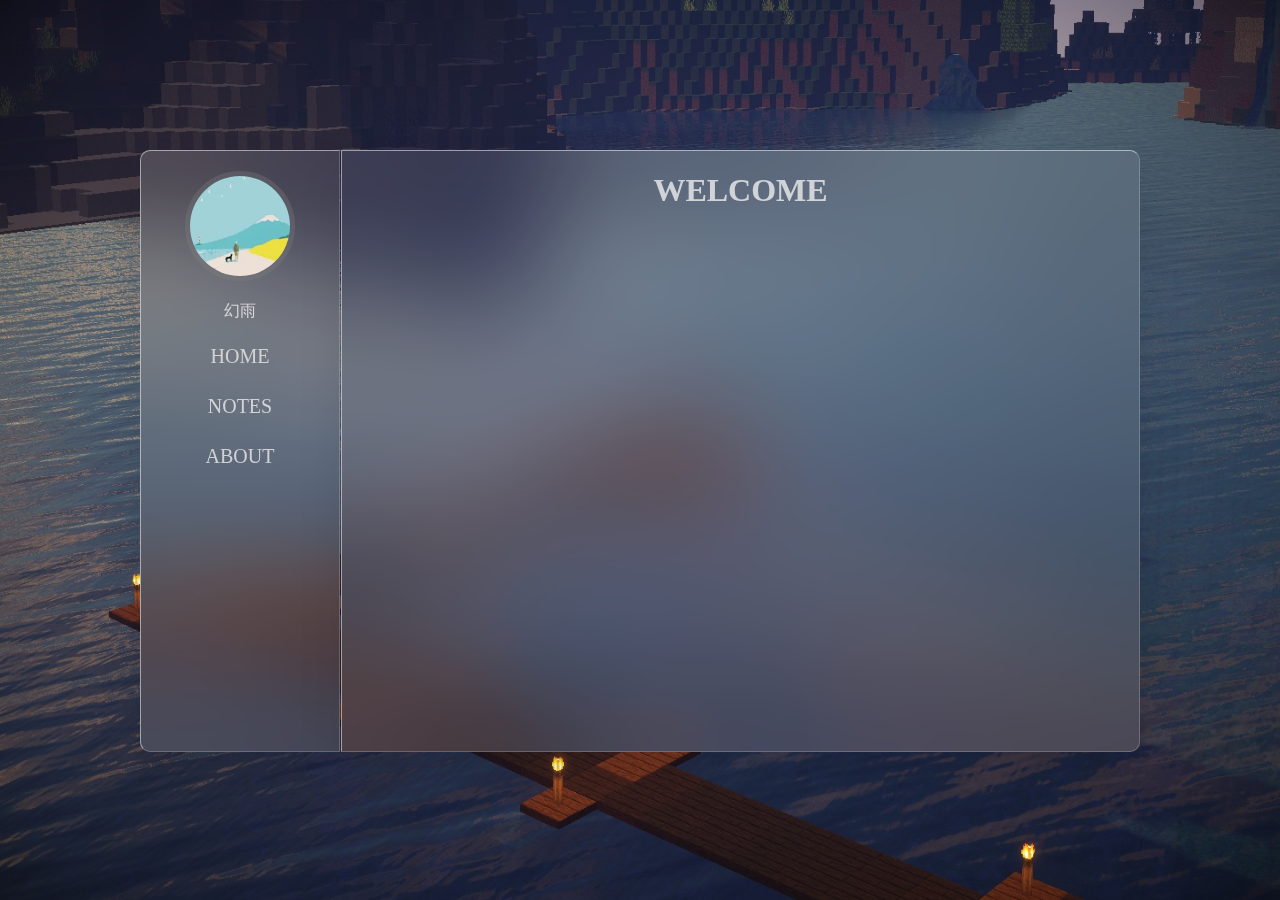
<file: index.html>
<!DOCTYPE html>
<html lang="en">
<head>
    <meta charset="UTF-8">
    <meta http-equiv="X-UA-Compatible" content="IE=edge">
    <meta name="viewport" content="width=device-width, initial-scale=1.0">
    <title>幻雨</title>
    <link rel="stylesheet" media="screen and (max-width: 969px)" href="./css/style_sm.min.css">
    <link rel="stylesheet" media="screen and (min-width: 970px)" href="./css/style_md.min.css">
</head>
<body>
    <script src="./js/typed/typed.min.js"></script>
    <script src="./js/jquery/jquery-3.6.0.min.js"></script>
    <script src="./js/index.min.js"></script>
    <div id="box">

        <div id="left">
            <a href="javascript:void(0)" id="head"><img src="./img/head.jpg"></a>
            <a href="javascript:void(0)" id="name">幻雨</a>
            <ul id="menu">
                <li id="subMenuHome">HOME</li>
                <li id="subMenuNotes">NOTES</li>
                <li id="subMenuAbout">ABOUT</li>
            </ul>
            <!-- <a href="http://blog.huanyv.top" target="_self" id="blog">Blog</a> -->
        </div>

        <div id="content">
            <div id="home">
                <h1 class="title">WELCOME</h1>
                <div id="typed">
                    <span id="subtitle"></span>
                </div>
            </div>

            <div id="notes">
                <h1 class="title">NOTES</h1>

                <div id="last">
                    <img src="./img/last.png" alt="">
                </div>
                <ul id="list" class="list"></ul>
                <div id="next">
                    <img src="./img/next.png" alt="">
                </div>
            </div>

            <div id="about">
                <h1 class="title">ABOUT</h1>
                <ul class="list">
                    <li><a href="./harbour" target="_blank" id="title" title="一个轻量的JavaWeb框架">Harbour-framework</a></li>
                    <li><a href="./search" target="_blank" id="title" title="搜索起始页">Search起始页</a></li>
                </ul>
            </div>

        </div>
    </div>

    <!-- <p id="footer">
        © 2022 幻雨
        &nbsp;
        <a href="https://beian.miit.gov.cn/" target="_blank">冀ICP备2022000613号-1</a>
    </p> -->

</body>
</html>
</file>
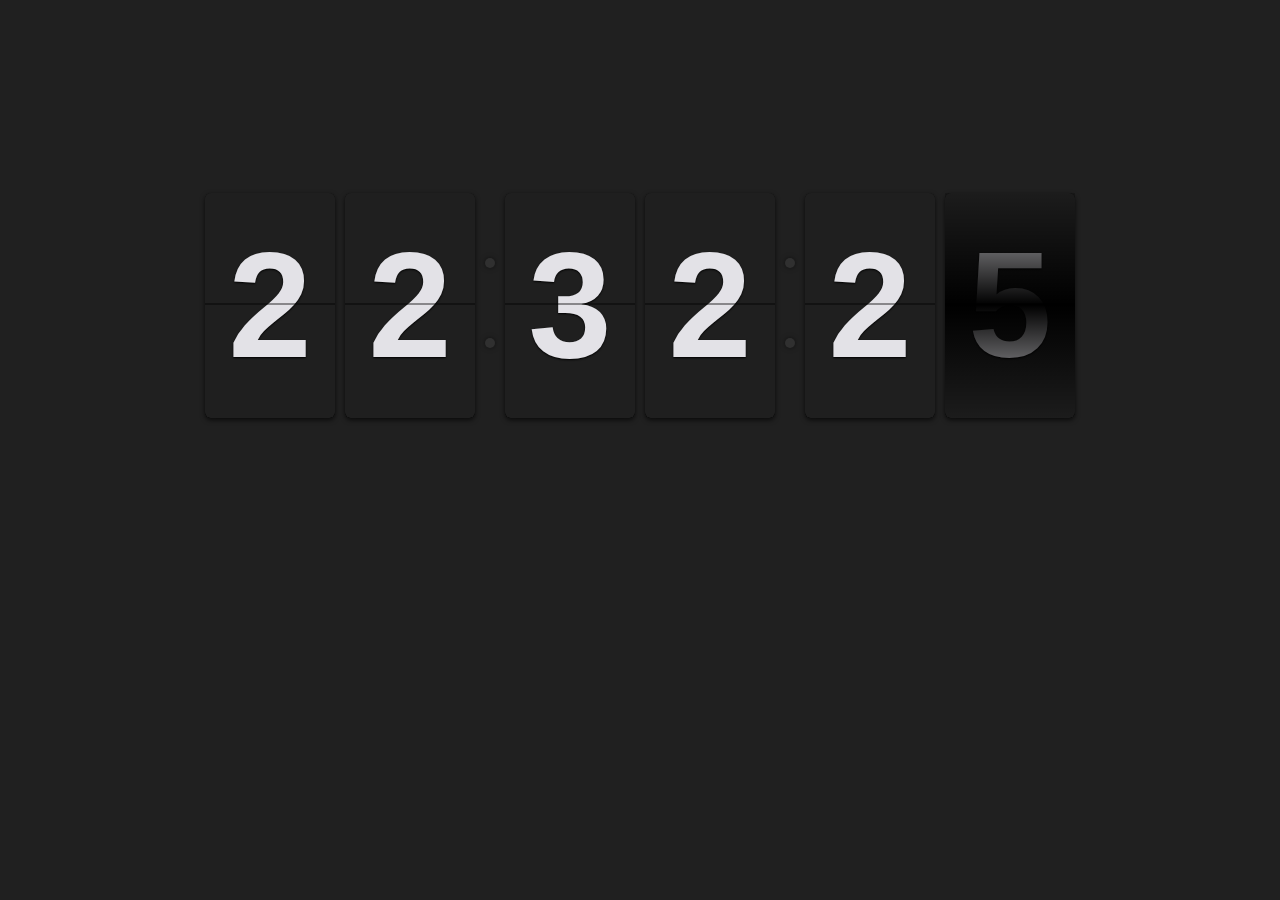
<file: clock/index.html>
<!DOCTYPE html>
<html lang="en">

<head>
    <meta charset="UTF-8">
    <meta name="viewport" content="width=device-width, initial-scale=1.0">
    <title>时钟</title>
    <link rel="stylesheet" href="./flipclock/flipclock.css">
    <style>
        body {
            margin: 0;
            padding: 0;
            background-color: #202020;
        }

        #main {
            position: relative;
            width: 1000px;
            margin: auto;
            /* height: 100vh; */
        }

        #clock {
            position: absolute;
            width: 880px;
            height: 225px;
            top: 300px;
            left: 0;
            right: 0;
            bottom: 0;
            margin: auto;
        }

        /* 大小调整 */
        .flip-clock-wrapper ul {
            width: 130px;
            height: 225px;
            line-height: 225px;
        }

        /* 数字行高 */
        .flip-clock-wrapper ul li {
            line-height: 225px;
        }

        /* 分割线 */
        .flip-clock-wrapper ul li a div.up:after {
            top: 110px;
            height: 5px;
        }

        /* 背景颜色 字体颜色 */
        .flip-clock-wrapper ul li a div div.inn {
            font-size: 150px;
            background-color: #1F1F1F;
            color: #E3E2E7;
        }

        /* 冒号 */
        .flip-clock-divider {
            top: 40px;
            height: 150px;
        }
        .flip-clock-dot {
            display: block;
            background: #303030;
            width: 10px;
            height: 10px;
            position: absolute;
            border-radius: 50%;
            box-shadow: 0 0 5px rgba(0, 0, 0, 0.5);
            left: 5px;
        }
    </style>
</head>

<body>

    <div id="main">
        <div id="clock"></div>
    </div>

    <script src="./jquery/jquery-3.7.1.js"></script>
    <script src="./flipclock/flipclock.js"></script>
    <script>
        var clock;

        $(document).ready(function () {
            clock = $('#clock').FlipClock({
                clockFace: 'TwentyFourHourClock'
            });
        });
    </script>
</body>

</html>
</file>
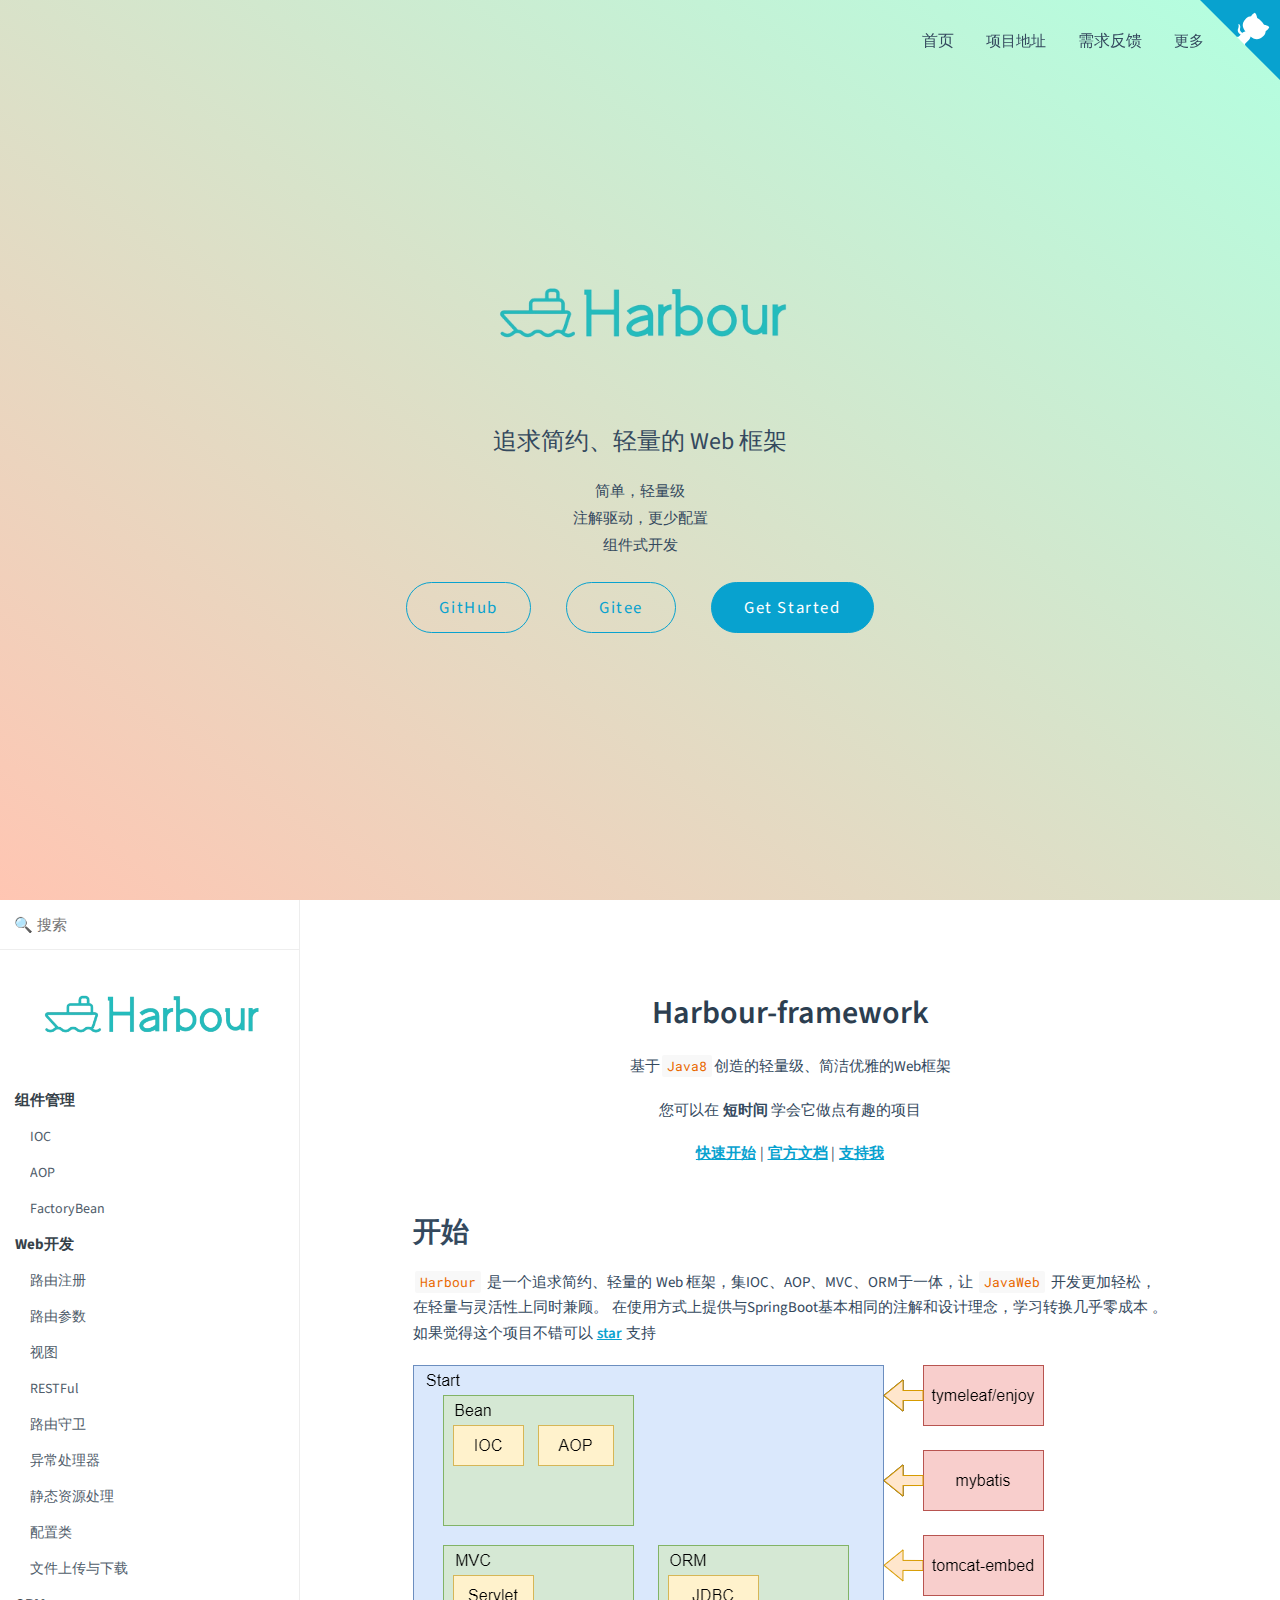
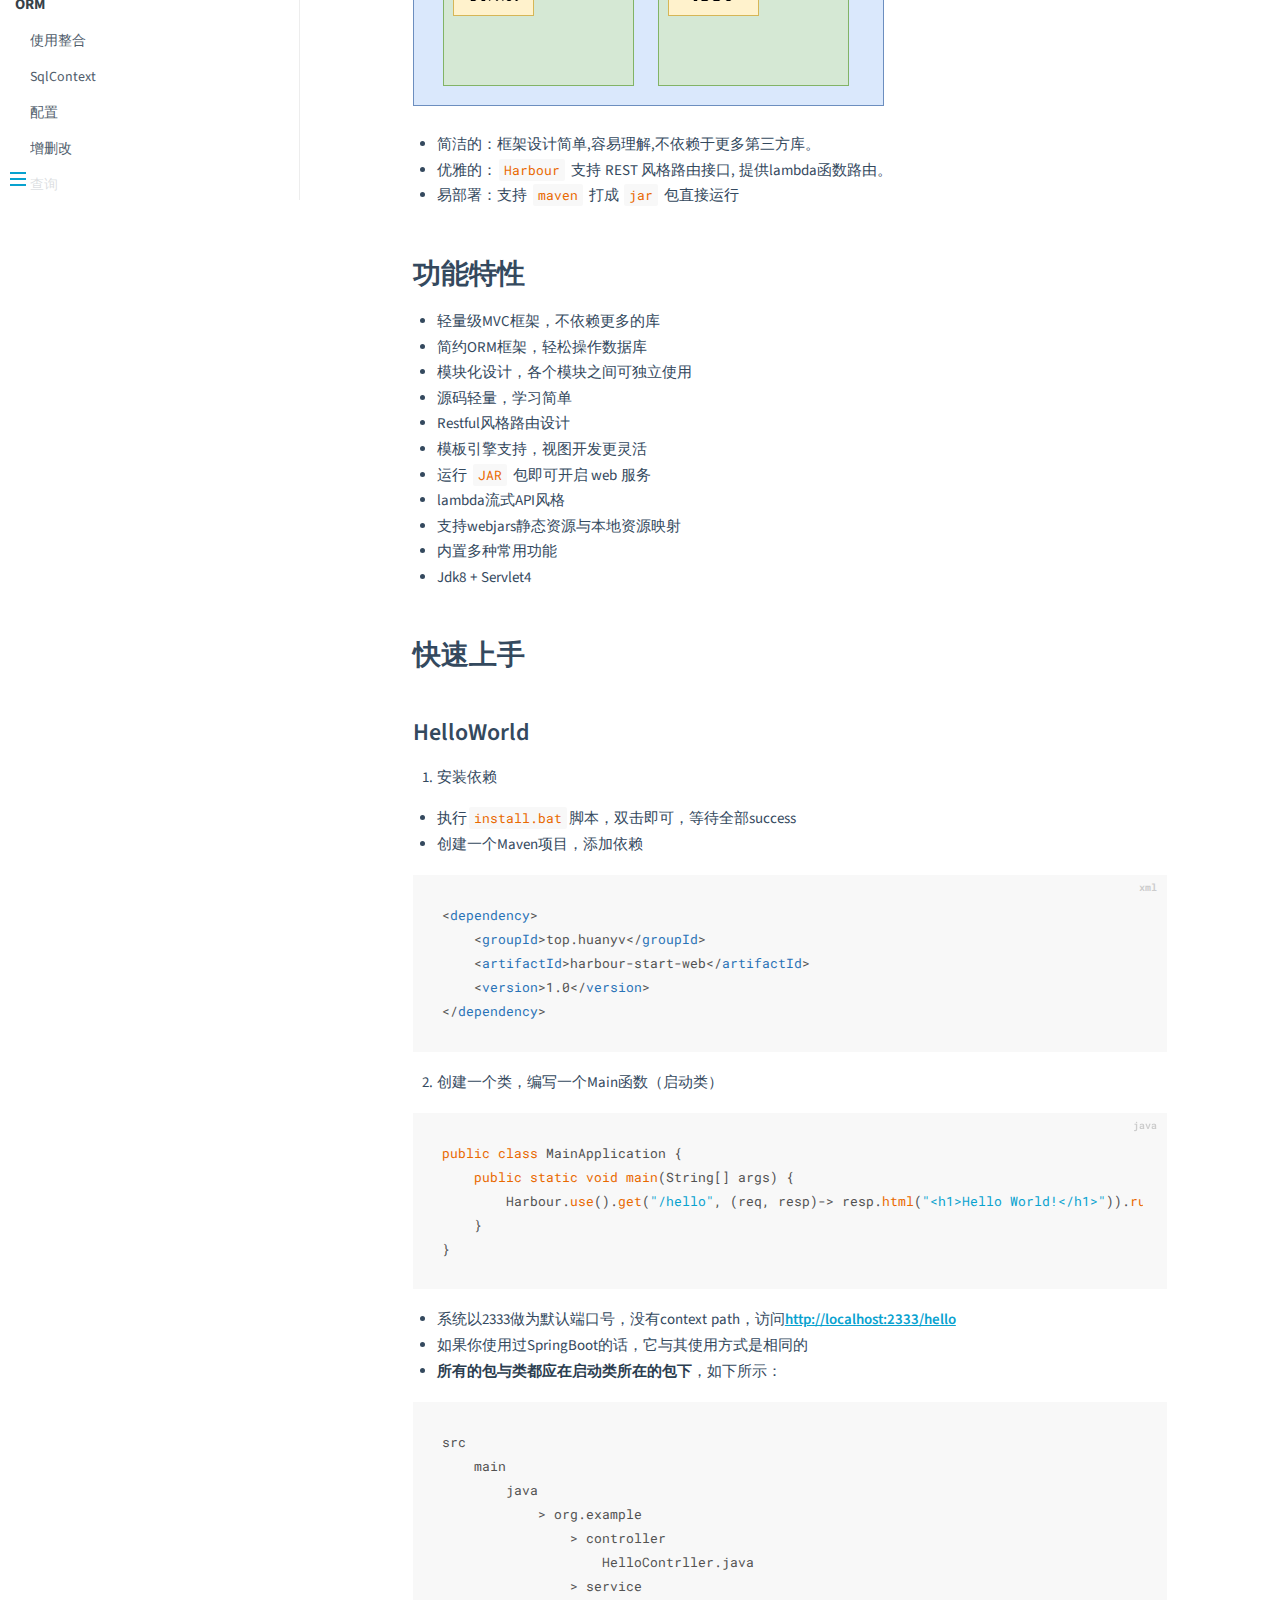
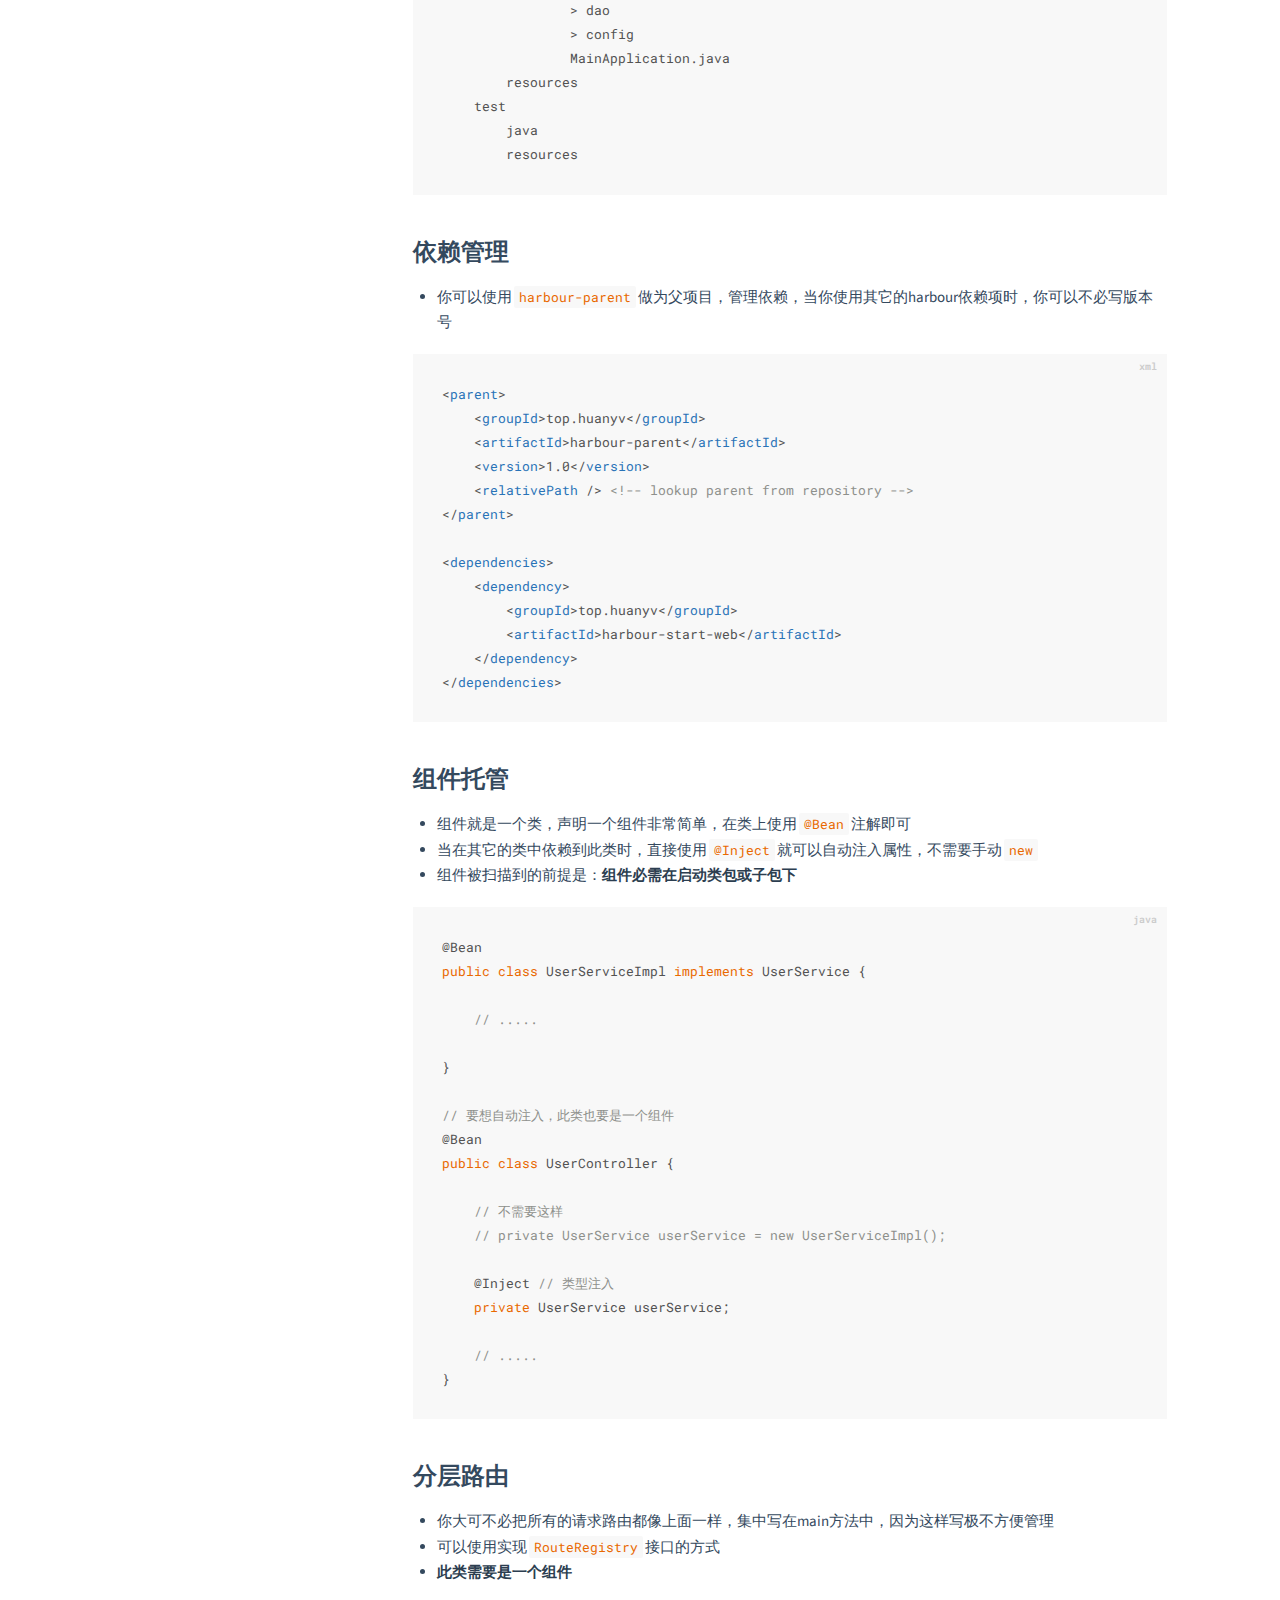
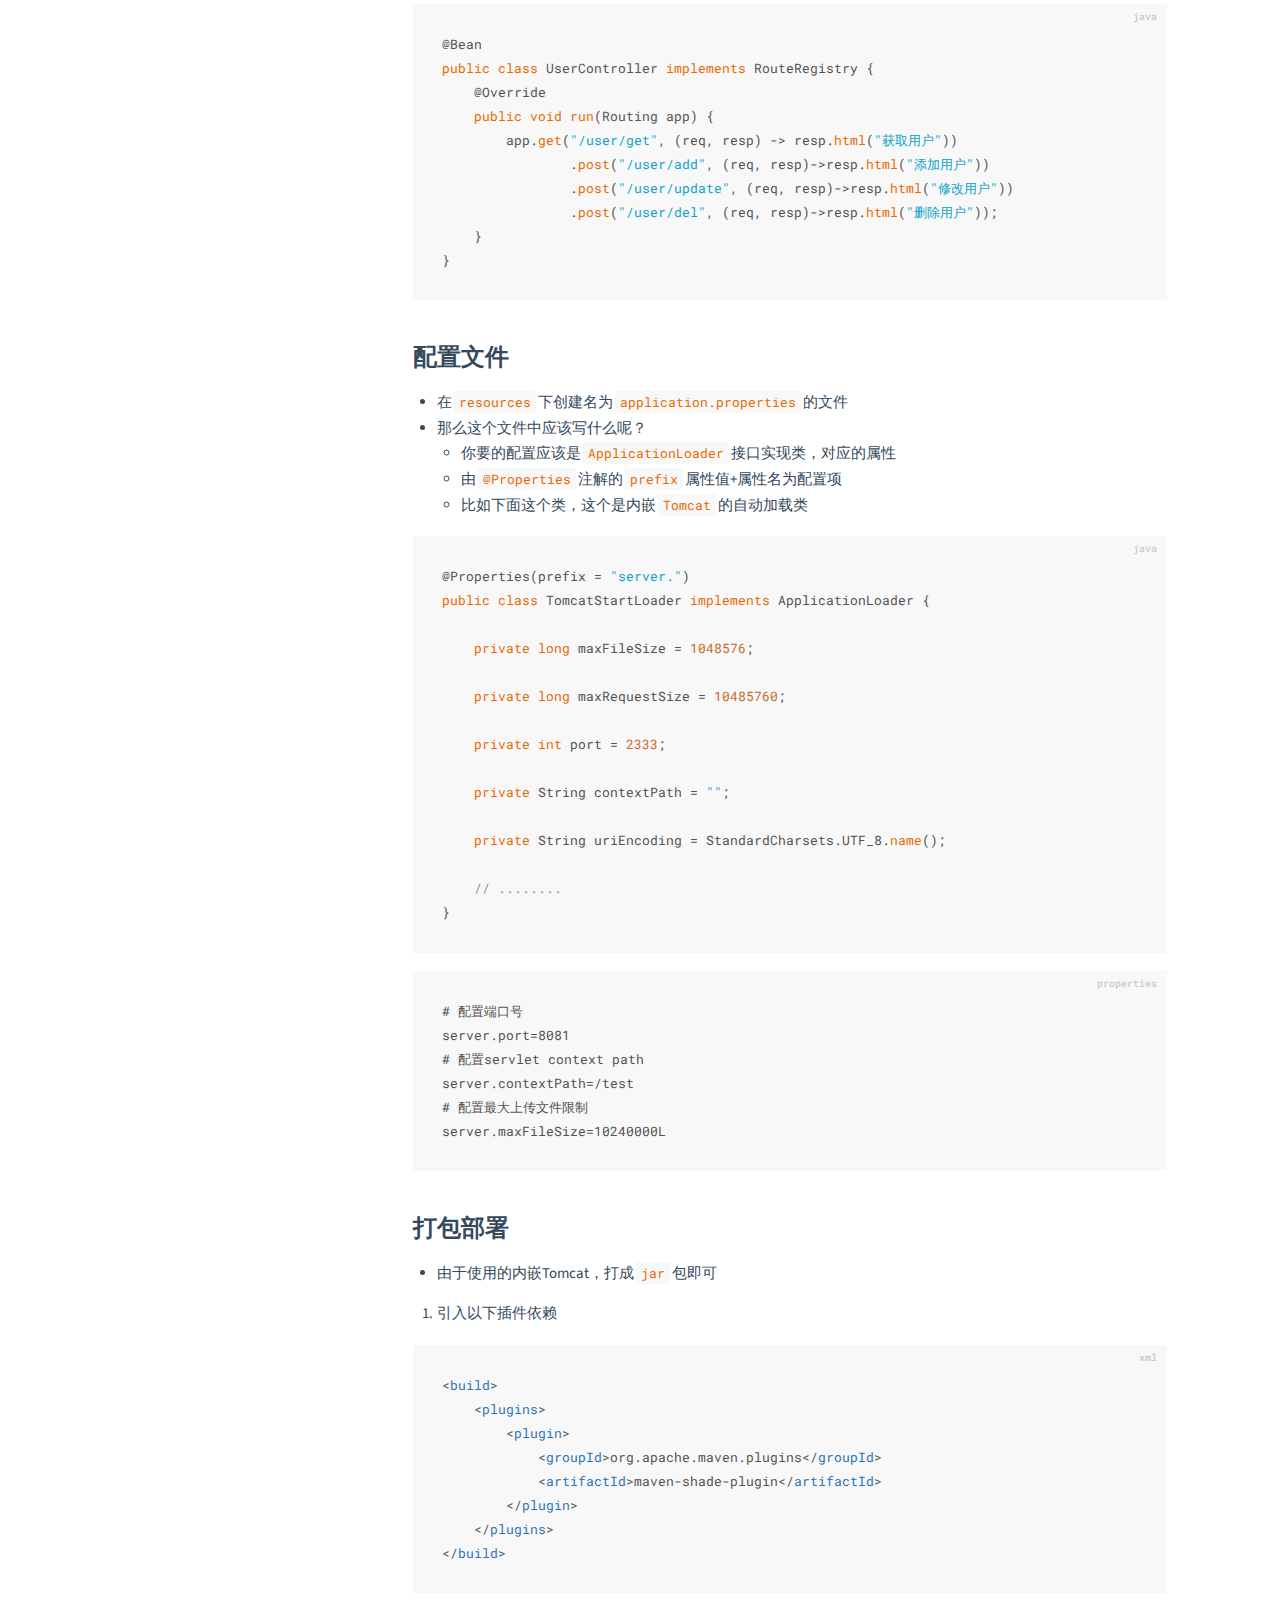
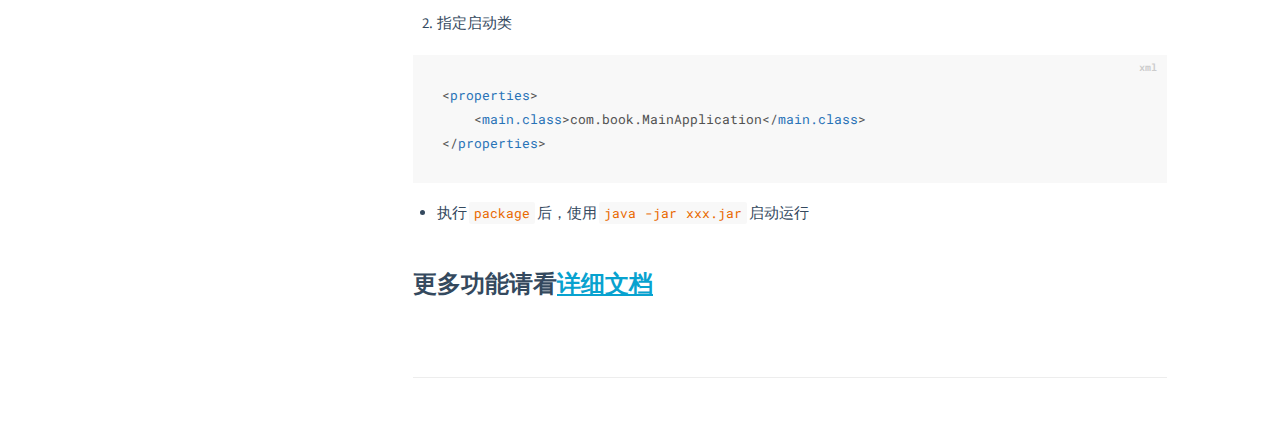
<file: harbour/index.html>
<!DOCTYPE html>
<html lang="en">
<head>
  <meta charset="UTF-8">
  <title>Harbour</title>
  <meta http-equiv="X-UA-Compatible" content="IE=edge,chrome=1" />
  <meta name="description" content="Description">
  <meta name="viewport" content="width=device-width, initial-scale=1.0, minimum-scale=1.0">
  <link rel="stylesheet" href="./static/themes/vue.css">
  <link rel="icon" href="./static/img/logo/logo-icon.png"" type="image/x-icon">
</head>
<body>
  <div id="app"></div>
  <script>
    window.$docsify = {
      name: '<img src="./static/img/logo/logo-title.png" height="90px">',
      repo: 'https://github.com/huanyv/harbour-framework',
      themeColor: '#08A2CF', // 主题颜色
      loadNavbar: true,
      loadSidebar: true,
      coverpage: true,
      maxLevel: 2,
      subMaxLevel: 4,
      mergeNvabar: true, 
      search: {
        maxAge: 86400000, // 过期时间，单位毫秒，默认一天
        placeholder: '🔍 搜索',
        noData: 'No Results!',
        // 搜索标题的最大层级, 1 - 6
        depth: 4,
        hideOtherSidebarContent: false, // 是否隐藏其他侧边栏内容
      }
    }
  </script>

  <!-- Docsify v4 -->
  <script src="./static/docsify@4.js"></script>
  <!-- 全文搜索 -->
  <script src="./static/plugins/search.min.js"></script>
  <script src="./static/plugins/zoom-image.min.js"></script>
  <!-- 代码高亮 -->
  <script src="./static/componets/prism-java.min.js"></script>
  <script src="./static/componets/prism.js"></script>
  <!-- 代码快捷复制 -->
  <script src="./static/dist/docsify-copy-code.min.js"></script>
  <!-- 分页导航 -->
  <script src="./static/dist/docsify-pagination.min.js"></script>
</body>
</html>
</file>
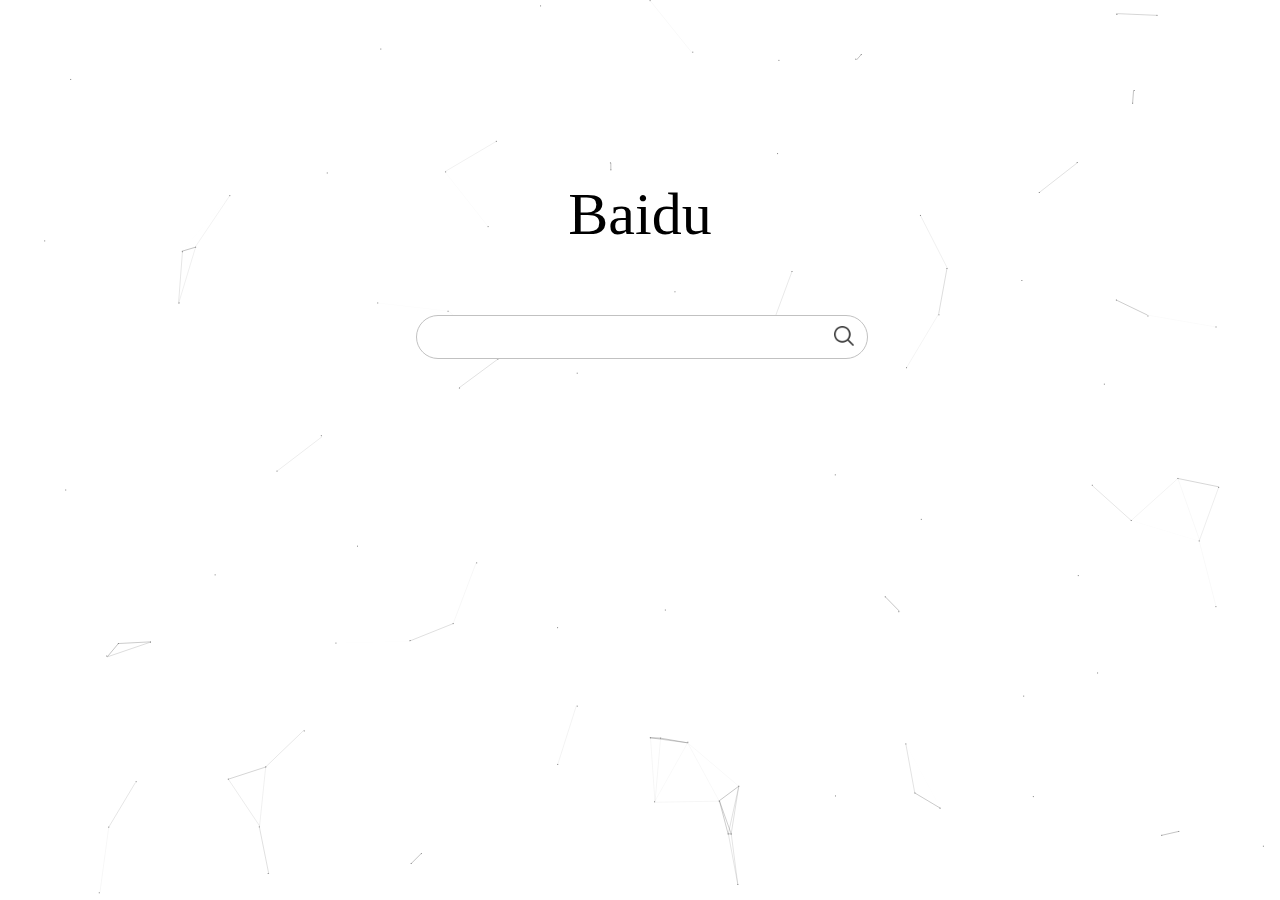
<file: search/index.html>
<!DOCTYPE html>
<html lang="en">
<head>
    <meta charset="UTF-8">
    <meta http-equiv="X-UA-Compatible" content="IE=edge">
    <meta name="viewport" content="width=device-width,initial-scale=1.0, minimum-scale=1.0, maximum-scale=1.0, user-scalable=no"/>
    <title>起始页</title>
    <link rel="icon" href="[data-uri]" type="image/x-icon">



    <style type="text/css">

        body {
            background-color: white;
        }

        #title{
            width: 180px;
            height: 60px;
            position: absolute;
            top:20%;
            left: 0;
            right: 0;
            margin: auto;

            font-size: 60px;
            font-family: Georgia, 'Times New Roman', Times, serif;
            text-align: center;
            user-select: none;
        }
        #search {
            width: 35%; 
            height: 42px;
            margin: auto;
            position: absolute;
            top:35%;
            left: 0;
            right: 0;
            text-align: center;
        }
        #search>input{
            width: 97%;
            height: 40px;
            border: 1px solid #C1C1C1;
            border-radius: 50px;
            font-size: 16px;

            padding-left: 3%;
        }
        #search>input:focus{
            outline: none;
            background-image: url("[data-uri]");
            background-size: 20px 20px;
            background-repeat: no-repeat;
            background-position: 97% 10px;
        }

        #searchBtn{
            width: 42px;
            height: 42px;
            background-color: rgba(111, 111, 111, 0);
            position: absolute;
            right: 0px;
            cursor: pointer;
        }

        @media only screen and (max-width: 768px) {
            #search {
                width: 95%; 
                height: 42px;
                margin: auto;
                position: absolute;
                top:35%;
                left: 0;
                right: 0;
                text-align: center;
            }
            #search>input{
                width: 90%;
                height: 40px;
                border: 1px solid #C1C1C1;
                border-radius: 50px;
                font-size: 16px;

                padding-left: 5%;

            }
            #search>input:focus{
                outline: none;
                background-image: url("[data-uri]");
                background-size: 20px 20px;
                background-repeat: no-repeat;
                background-position: 97% 10px;
            }
        }
    
        
    </style>

</head>
<body>
    <script type="text/javascript">
        var se = [{
            "title": "Baidu",
            "url": "https://www.baidu.com/s?ie=UTF-8&wd=",
            "suffix": ""
            //"suffix": " -site:csdn.net -site:wenku.baidu.com"
        },{
            "title": "Bing",
            "url": "https://cn.bing.com/search?q=",
            "suffix": ""
        },{
            "title": "bilibili",
            "url": "https://search.bilibili.com/all?keyword=",
            "suffix": ""
        },{
            "title": "CSDN",
            "url": "https://so.csdn.net/so/search?t=blog&urw=&q=",
            "suffix": ""
        },{
            "title": "kaifa",
            "url": "https://kaifa.baidu.com/searchPage?module=SEARCH&wd=",
            "suffix": ""
        }]
        var index = 0;

        window.onload = function() {

            var title = document.getElementById("title");
            title.innerText = se[index].title;
            title.onclick = function() {
                index++;
                if(index >= se.length) {
                    index = 0;
                }
                title.innerText = se[index].title;
            }

            document.getElementById("input").onkeydown = function(key) {
                if(key.keyCode == 13) { // 回车按下
                    var word = document.getElementById("input").value; //获取输入关键词
                    window.open(se[index].url + word + se[index].suffix,"_self"); // 跳转链接
                }
            }
            document.getElementById("searchBtn").onclick = function() {
                var word = document.getElementById("input").value; //获取输入关键词
                window.open(se[index].url + word,"_self"); // 跳转链接
            }
        }

    </script>
    <div id="title"></div>
    <div id="search">
        <div id="searchBtn"></div>
        <input type="text" autocomplete="off" id="input" autofocus>
    </div>

    <!--<script type="text/javascript" color="173,174,173" opacity='1' zIndex="-2" count="99"
        src="//cdn.bootcss.com/canvas-nest.js/1.0.1/canvas-nest.min.js"></script>-->
    <script>
	    /**
		 * Copyright (c) 2016 hustcc
		 * License: MIT
		 * Version: v1.0.1   https://cdn.bootcss.com/canvas-nest.js/1.0.1/canvas-nest.js
		 * GitHub: https://github.com/hustcc/canvas-nest.js
		**/
		! function() {
		  //封装方法，压缩之后减少文件大小
		  function get_attribute(node, attr, default_value) {
		    return node.getAttribute(attr) || default_value;
		  }
		  //封装方法，压缩之后减少文件大小
		  function get_by_tagname(name) {
		    return document.getElementsByTagName(name);
		  }
		  //获取配置参数
		  function get_config_option() {
		    var scripts = get_by_tagname("script"),
		      script_len = scripts.length,
		      script = scripts[script_len - 1]; //当前加载的script
		    return {
		      l: script_len, //长度，用于生成id用
		      z: get_attribute(script, "zIndex", -1), //z-index
		      o: get_attribute(script, "opacity", 0.5), //opacity
		      c: get_attribute(script, "color", "0,0,0"), //color
		      n: get_attribute(script, "count", 99) //count
		    };
		  }
		  //设置canvas的高宽
		  function set_canvas_size() {
		    canvas_width = the_canvas.width = window.innerWidth || document.documentElement.clientWidth || document.body.clientWidth, 
		    canvas_height = the_canvas.height = window.innerHeight || document.documentElement.clientHeight || document.body.clientHeight;
		  }

		  //绘制过程
		  function draw_canvas() {
		    context.clearRect(0, 0, canvas_width, canvas_height);
		    //随机的线条和当前位置联合数组
		    var e, i, d, x_dist, y_dist, dist; //临时节点
		    //遍历处理每一个点
		    random_points.forEach(function(r, idx) {
		      r.x += r.xa, 
		      r.y += r.ya, //移动
		      r.xa *= r.x > canvas_width || r.x < 0 ? -1 : 1, 
		      r.ya *= r.y > canvas_height || r.y < 0 ? -1 : 1, //碰到边界，反向反弹
		      context.fillRect(r.x - 0.5, r.y - 0.5, 1, 1); //绘制一个宽高为1的点
		      //从下一个点开始
		      for (i = idx + 1; i < all_array.length; i++) {
		        e = all_array[i];
		        // 当前点存在
		        if (null !== e.x && null !== e.y) {
		          x_dist = r.x - e.x; //x轴距离 l
		          y_dist = r.y - e.y; //y轴距离 n
		          dist = x_dist * x_dist + y_dist * y_dist; //总距离, m

		          dist < e.max && (e === current_point && dist >= e.max / 2 && (r.x -= 0.03 * x_dist, r.y -= 0.03 * y_dist), //靠近的时候加速
		            d = (e.max - dist) / e.max,
		            context.beginPath(),
		            context.lineWidth = d / 2,
		            context.strokeStyle = "rgba(" + config.c + "," + (d + 0.2) + ")",
		            context.moveTo(r.x, r.y),
		            context.lineTo(e.x, e.y),
		            context.stroke());
		        }
		      }
		    }), frame_func(draw_canvas);
		  }
		  //创建画布，并添加到body中
		  var the_canvas = document.createElement("canvas"), //画布
		    config = get_config_option(), //配置
		    canvas_id = "c_n" + config.l, //canvas id
		    context = the_canvas.getContext("2d"), canvas_width, canvas_height, 
		    frame_func = window.requestAnimationFrame || window.webkitRequestAnimationFrame || window.mozRequestAnimationFrame || window.oRequestAnimationFrame || window.msRequestAnimationFrame || function(func) {
		      window.setTimeout(func, 1000 / 45);
		    }, random = Math.random, 
		    current_point = {
		      x: null, //当前鼠标x
		      y: null, //当前鼠标y
		      max: 20000 // 圈半径的平方
		    },
		    all_array;
		  the_canvas.id = canvas_id;
		  the_canvas.style.cssText = "position:fixed;top:0;left:0;z-index:" + config.z + ";opacity:" + config.o;
		  get_by_tagname("body")[0].appendChild(the_canvas);

		  //初始化画布大小
		  set_canvas_size();
		  window.onresize = set_canvas_size;
		  //当时鼠标位置存储，离开的时候，释放当前位置信息
		  window.onmousemove = function(e) {
		    e = e || window.event;
		    current_point.x = e.clientX;
		    current_point.y = e.clientY;
		  }, window.onmouseout = function() {
		    current_point.x = null;
		    current_point.y = null;
		  };
		  //随机生成config.n条线位置信息
		  for (var random_points = [], i = 0; config.n > i; i++) {
		    var x = random() * canvas_width, //随机位置
		      y = random() * canvas_height,
		      xa = 2 * random() - 1, //随机运动方向
		      ya = 2 * random() - 1;
		    // 随机点
		    random_points.push({
		      x: x,
		      y: y,
		      xa: xa,
		      ya: ya,
		      max: 6000 //沾附距离
		    });
		  }
		  all_array = random_points.concat([current_point]);
		  //0.1秒后绘制
		  setTimeout(function() {
		    draw_canvas();
		  }, 100);
		}();
    </script>
</body>
</html>
</file>
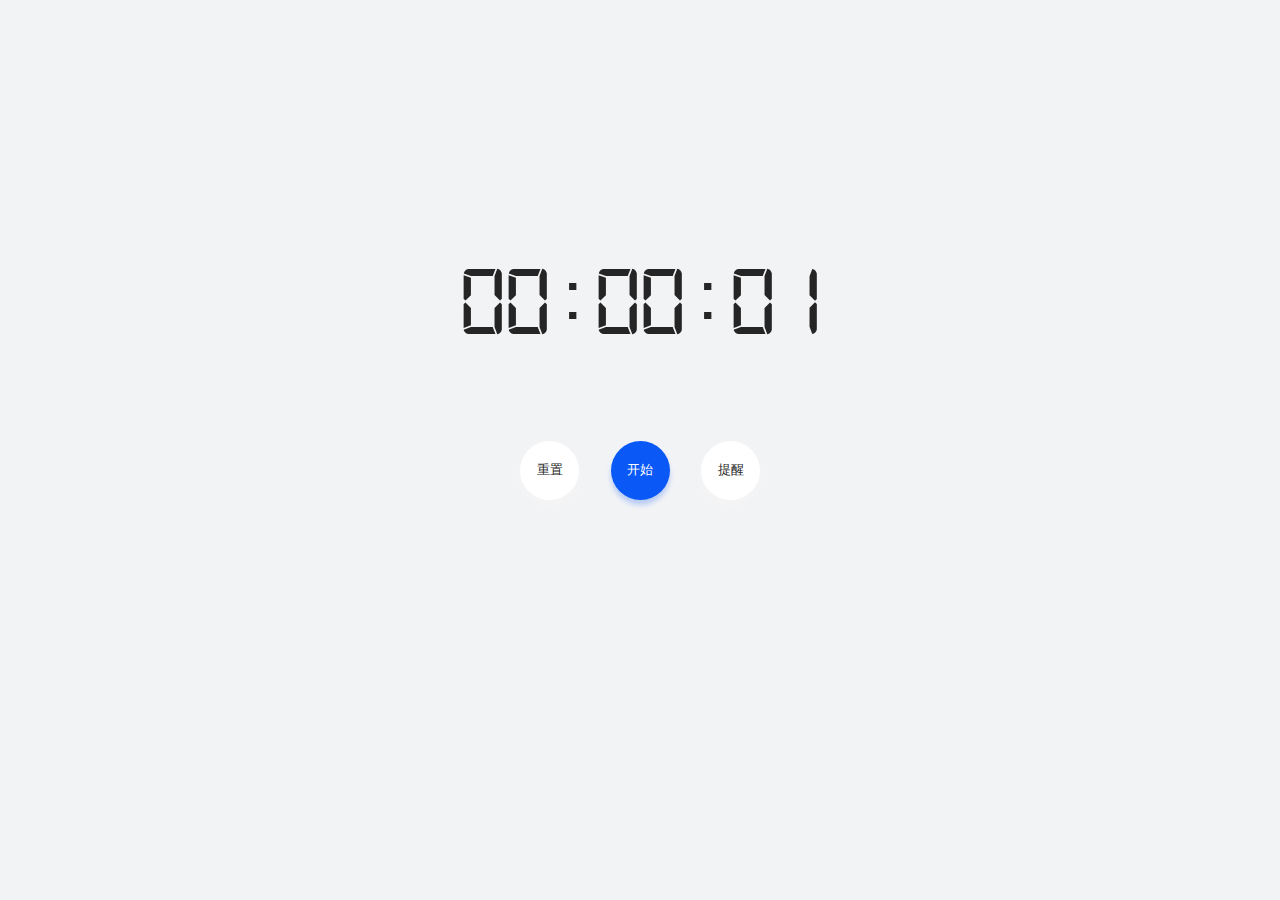
<file: clock/timer.html>
<!DOCTYPE html>
<html lang="en">

<head>
    <meta charset="UTF-8">
    <meta name="viewport" content="width=device-width, initial-scale=1.0">
    <title>计时器</title>
    <!-- <link rel="stylesheet" href="./layer/theme/default/layer.css"> -->
    <style>
        * {
            margin: 0;
            padding: 0;
        }

        body {
            background-color: rgba(242, 243, 245, 255)
        }

        #main {
            position: relative;
            width: 1000px;
            margin: auto;
            /* height: 100vh; */
        }

        #time {
            position: relative;
            width: 500px;
            height: 120px;
            top: 250px;
            left: 0;
            right: 0;
            bottom: 0;
            margin: auto;
            text-align: center;
            font-size: 100px;
            user-select: none;
            color: #252525;
            font-family: LCD1;
        }

        #btns {
            position: relative;
            top: 300px;
            width: 240px;
            height: 100px;
            left: 0;
            right: 0;
            margin: auto;
            display: flex;
            align-items: center;
            justify-content: space-between;
        }

        .btn {
            width: 59px;
            height: 59px;
            border-radius: 30px;
            border: black solid 0px;
            background-color: white;
            box-shadow: 0 5px 5px #F5F5F5;
            cursor: pointer;
            color: #252525;
        }

        #start {
            background-color: rgba(10, 88, 246, 255);
            box-shadow: 0 5px 5px #B9CCF4;
            color: white;
        }

        @font-face {
            font-family: LCD1;
            src: url('./fonts/digital-7.woff2'), url('./fonts/digital-7.ttf');
        }
    </style>
</head>

<body>
    <div id="main">
        <div id="time">
            <span id="hour">00</span>:<span id="min">00</span>:<span id="sec">00</span>
        </div>
        <div id="btns">
            <button id="reset" class="btn">重置</button>
            <button id="start" class="btn">开始</button>
            <button id="bells" class="btn">提醒</button>
        </div>
        <audio src="./ringtone/Time_Capsule.ogg" style="display: none;" id="ringtong"></audio>
    </div>
    <script src="./jquery/jquery-3.7.1.js"></script>
    <script src="./layer/layer.js"></script>
    <script>
        let hour = 0;
        let min = 0;
        let sec = 0;
        let time = '';
        let isStart = false;
        let timeout = 1;

        sec = 1;

        refresh(hour, min, sec);

        // 开始 暂停
        let interval;
        document.getElementById('start').onclick = function (ele) {
            if (isStart == false) {
                if (sec > 0 || min > 0 || hour > 0) {
                    isStart = true;
                    ele.target.innerText = '暂停';
                    interval = setInterval(function () {
                        sec--;
                        if (sec < 0) {
                            sec = 59
                            min--;
                            if (min < 0) {
                                min = 59;
                                hour--;
                                if (hour < 0) {
                                    timeOut();
                                    clearInterval(interval)
                                    isStart = false;
                                    ele.target.innerText = '开始';
                                    playRingtong();
                                    hour = 0;
                                    min = 0;
                                    sec = 0;
                                    refresh(0, 0, 0);
                                }
                            }
                        }
                        refresh(hour, min, sec);
                    }, 1000)
                } else {
                    layer.msg('请设置时间');
                }
            } else {
                // 暂停了
                isStart = false;
                ele.target.innerText = '开始';
                clearInterval(interval);
            }
        }

        // 超时动作
        function timeOut() {
            let timeOutInterval;
            let timeoutWindow = layer.open({
                title: '时间到',
                content: '<div style="font-size: 20px;text-align: center;">00:01</div>',
                yes: function (index, layero) {
                    timeout = 1;
                    clearInterval(timeOutInterval);
                    layer.close(index); //如果设定了yes回调，需进行手工关闭
                }
            });
            timeOutInterval = setInterval(function () {
                timeout++;
                $('#layui-layer' + timeoutWindow + ' .layui-layer-content').html('<div style="font-size: 20px;text-align: center;">' + secondToMinute(timeout) + '</div>');
            }, 1000)
        }

        function secondToMinute(sec) {
            if (sec < 60) {
                return '00:' + (sec < 10 ? '0' + sec : sec);
            }
            let min = Math.floor(sec / 60);
            return (min < 10 ? '0' + min : min) + ':' + ((sec % 60) < 10 ? '0' + (sec % 60) : (sec % 60));
        }


        // 重置
        document.getElementById('reset').onclick = function () {
            clearInterval(interval)
            document.getElementById('start').innerText = '开始';
            isStart = false;
            hour = 0;
            min = 0;
            sec = 0;
            refresh(0, 0, 0);
        }

        // 时间更新
        function refresh(h, m, s) {
            document.getElementById('hour').innerText = h < 10 ? '0' + h : h;
            document.getElementById('min').innerText = m < 10 ? '0' + m : m;
            document.getElementById('sec').innerText = s < 10 ? '0' + s : s;
        }

        document.getElementById('hour').addEventListener('wheel', function (e) {
            if (isStart === false) {
                if (e.deltaY < 0) {
                    if (hour < 99) {
                        hour++;
                    }
                } else {
                    if (hour > 0) {
                        hour--;
                    }
                }
                refresh(hour, min, sec);
            }
        })
        document.getElementById('min').addEventListener('wheel', function (e) {
            if (isStart === false) {
                if (e.deltaY < 0) {
                    if (min < 60) {
                        min++;
                        if (min >= 60) {
                            min = 0;
                        }
                    }
                } else {
                    if (min >= 0) {
                        min--;
                        if (min < 0) {
                            min = 59;
                        }
                    }
                }
                refresh(hour, min, sec);
            }
        })
        document.getElementById('sec').addEventListener('wheel', function (e) {
            if (isStart === false) {
                if (e.deltaY < 0) {
                    if (sec < 60) {
                        sec++;
                        if (sec >= 60) {
                            sec = 0;
                        }
                    }
                } else {
                    if (sec >= 0) {
                        sec--;
                        if (sec < 0) {
                            sec = 59;
                        }
                    }
                }
                refresh(hour, min, sec);
            }
        })

        document.querySelector('#bells').addEventListener('click', function () {
        })


        function playRingtong() {
            // let ringtong = new Audio('./ringtone/Time_Capsule.ogg');
            // ringtong.play();
            let audio = document.querySelector('#ringtong')
            audio.play()
        }
    </script>
</body>

</html>
</file>
<file: harbour/static/themes/vue.css>
@import url("https://fonts.googleapis.com/css?family=Roboto+Mono|Source+Sans+Pro:300,400,600");*{-webkit-font-smoothing:antialiased;-webkit-overflow-scrolling:touch;-webkit-tap-highlight-color:rgba(0,0,0,0);-webkit-text-size-adjust:none;-webkit-touch-callout:none;box-sizing:border-box}body:not(.ready){overflow:hidden}body:not(.ready) .app-nav,body:not(.ready)>nav,body:not(.ready) [data-cloak]{display:none}div#app{font-size:30px;font-weight:lighter;margin:40vh auto;text-align:center}div#app:empty:before{content:"Loading..."}img.emoji{height:1.2em}img.emoji,span.emoji{vertical-align:middle}span.emoji{font-family:Apple Color Emoji,Segoe UI Emoji,Segoe UI Symbol,Noto Color Emoji;font-size:1.2em}.progress{background-color:#42b983;background-color:var(--theme-color,#42b983);height:2px;left:0;position:fixed;right:0;top:0;transition:width .2s,opacity .4s;width:0;z-index:999999}.search .search-keyword,.search a:hover{color:#42b983;color:var(--theme-color,#42b983)}.search .search-keyword{font-style:normal;font-weight:700}body,html{height:100%}body{-moz-osx-font-smoothing:grayscale;-webkit-font-smoothing:antialiased;color:#34495e;font-family:Source Sans Pro,Helvetica Neue,Arial,sans-serif;font-size:15px;letter-spacing:0;margin:0;overflow-x:hidden}img{max-width:100%}a[disabled]{cursor:not-allowed;opacity:.6}kbd{border:1px solid #ccc;border-radius:3px;display:inline-block;font-size:12px!important;line-height:12px;margin-bottom:3px;padding:3px 5px;vertical-align:middle}li input[type=checkbox]{margin:0 .2em .25em 0;vertical-align:middle}.app-nav{margin:25px 60px 0 0;position:absolute;right:0;text-align:right;z-index:10}.app-nav.no-badge{margin-right:25px}.app-nav p{margin:0}.app-nav>a{margin:0 1rem;padding:5px 0}.app-nav li,.app-nav ul{display:inline-block;list-style:none;margin:0}.app-nav a{color:inherit;font-size:16px;text-decoration:none;transition:color .3s}.app-nav a.active,.app-nav a:hover{color:#42b983;color:var(--theme-color,#42b983)}.app-nav a.active{border-bottom:2px solid #42b983;border-bottom:2px solid var(--theme-color,#42b983)}.app-nav li{display:inline-block;margin:0 1rem;padding:5px 0;position:relative;cursor:pointer}.app-nav li ul{background-color:#fff;border:1px solid;border-color:#ddd #ddd #ccc;border-radius:4px;box-sizing:border-box;display:none;max-height:calc(100vh - 61px);overflow-y:auto;padding:10px 0;position:absolute;right:-15px;text-align:left;top:100%;white-space:nowrap}.app-nav li ul li{display:block;font-size:14px;line-height:1rem;margin:8px 14px;white-space:nowrap}.app-nav li ul a{display:block;font-size:inherit;margin:0;padding:0}.app-nav li ul a.active{border-bottom:0}.app-nav li:hover ul{display:block}.github-corner{border-bottom:0;position:fixed;right:0;text-decoration:none;top:0;z-index:1}.github-corner:hover .octo-arm{animation:octocat-wave .56s ease-in-out}.github-corner svg{color:#fff;fill:#42b983;fill:var(--theme-color,#42b983);height:80px;width:80px}main{display:block;position:relative;width:100vw;height:100%;z-index:0}main.hidden{display:none}.anchor{display:inline-block;text-decoration:none;transition:all .3s}.anchor span{color:#34495e}.anchor:hover{text-decoration:underline}.sidebar{border-right:1px solid rgba(0,0,0,.07);overflow-y:auto;padding:40px 0 0;position:absolute;top:0;bottom:0;left:0;transition:transform .25s ease-out;width:300px;z-index:20}.sidebar>h1{margin:0 auto 1rem;font-size:1.5rem;font-weight:300;text-align:center}.sidebar>h1 a{color:inherit;text-decoration:none}.sidebar>h1 .app-nav{display:block;position:static}.sidebar .sidebar-nav{line-height:2em;padding-bottom:40px}.sidebar li.collapse .app-sub-sidebar{display:none}.sidebar ul{margin:0 0 0 15px;padding:0}.sidebar li>p{font-weight:700;margin:0}.sidebar ul,.sidebar ul li{list-style:none}.sidebar ul li a{border-bottom:none;display:block}.sidebar ul li ul{padding-left:20px}.sidebar::-webkit-scrollbar{width:4px}.sidebar::-webkit-scrollbar-thumb{background:transparent;border-radius:4px}.sidebar:hover::-webkit-scrollbar-thumb{background:hsla(0,0%,53.3%,.4)}.sidebar:hover::-webkit-scrollbar-track{background:hsla(0,0%,53.3%,.1)}.sidebar-toggle{background-color:transparent;background-color:hsla(0,0%,100%,.8);border:0;outline:none;padding:10px;position:absolute;bottom:0;left:0;text-align:center;transition:opacity .3s;width:284px;z-index:30;cursor:pointer}.sidebar-toggle:hover .sidebar-toggle-button{opacity:.4}.sidebar-toggle span{background-color:#42b983;background-color:var(--theme-color,#42b983);display:block;margin-bottom:4px;width:16px;height:2px}body.sticky .sidebar,body.sticky .sidebar-toggle{position:fixed}.content{padding-top:60px;position:absolute;top:0;right:0;bottom:0;left:300px;transition:left .25s ease}.markdown-section{margin:0 auto;max-width:80%;padding:30px 15px 40px;position:relative}.markdown-section>*{box-sizing:border-box;font-size:inherit}.markdown-section>:first-child{margin-top:0!important}.markdown-section hr{border:none;border-bottom:1px solid #eee;margin:2em 0}.markdown-section iframe{border:1px solid #eee;width:1px;min-width:100%}.markdown-section table{border-collapse:collapse;border-spacing:0;display:block;margin-bottom:1rem;overflow:auto;width:100%}.markdown-section th{font-weight:700}.markdown-section td,.markdown-section th{border:1px solid #ddd;padding:6px 13px}.markdown-section tr{border-top:1px solid #ccc}.markdown-section p.tip,.markdown-section tr:nth-child(2n){background-color:#f8f8f8}.markdown-section p.tip{border-bottom-right-radius:2px;border-left:4px solid #f66;border-top-right-radius:2px;margin:2em 0;padding:12px 24px 12px 30px;position:relative}.markdown-section p.tip:before{background-color:#f66;border-radius:100%;color:#fff;content:"!";font-family:Dosis,Source Sans Pro,Helvetica Neue,Arial,sans-serif;font-size:14px;font-weight:700;left:-12px;line-height:20px;position:absolute;height:20px;width:20px;text-align:center;top:14px}.markdown-section p.tip code{background-color:#efefef}.markdown-section p.tip em{color:#34495e}.markdown-section p.warn{background:rgba(66,185,131,.1);border-radius:2px;padding:1rem}.markdown-section ul.task-list>li{list-style-type:none}body.close .sidebar{transform:translateX(-300px)}body.close .sidebar-toggle{width:auto}body.close .content{left:0}@media print{.app-nav,.github-corner,.sidebar,.sidebar-toggle{display:none}}@media screen and (max-width:768px){.github-corner,.sidebar,.sidebar-toggle{position:fixed}.app-nav{margin-top:16px}.app-nav li ul{top:30px}main{height:auto;min-height:100vh;overflow-x:hidden}.sidebar{left:-300px;transition:transform .25s ease-out}.content{left:0;max-width:100vw;position:static;padding-top:20px;transition:transform .25s ease}.app-nav,.github-corner{transition:transform .25s ease-out}.sidebar-toggle{background-color:transparent;width:auto;padding:30px 30px 10px 10px}body.close .sidebar{transform:translateX(300px)}body.close .sidebar-toggle{background-color:hsla(0,0%,100%,.8);transition:background-color 1s;width:284px;padding:10px}body.close .content{transform:translateX(300px)}body.close .app-nav,body.close .github-corner{display:none}.github-corner:hover .octo-arm{animation:none}.github-corner .octo-arm{animation:octocat-wave .56s ease-in-out}}@keyframes octocat-wave{0%,to{transform:rotate(0)}20%,60%{transform:rotate(-25deg)}40%,80%{transform:rotate(10deg)}}section.cover{position:relative;align-items:center;background-position:50%;background-repeat:no-repeat;background-size:cover;min-height:100vh;width:100%;display:none}section.cover.show{display:flex}section.cover.has-mask .mask{background-color:#fff;opacity:.8;position:absolute;top:0;bottom:0;width:100%}section.cover .cover-main{flex:1;margin:0 16px;text-align:center;position:relative}section.cover a{color:inherit}section.cover a,section.cover a:hover{text-decoration:none}section.cover p{line-height:1.5rem;margin:1em 0}section.cover h1{color:inherit;font-size:2.5rem;font-weight:300;margin:.625rem 0 2.5rem;position:relative;text-align:center}section.cover h1 a{display:block}section.cover h1 small{bottom:-.4375rem;font-size:1rem;position:absolute}section.cover blockquote{font-size:1.5rem;text-align:center}section.cover ul{line-height:1.8;list-style-type:none;margin:1em auto;max-width:500px;padding:0}section.cover .cover-main>p:last-child a{border-radius:2rem;border:1px solid #42b983;border-color:var(--theme-color,#42b983);box-sizing:border-box;color:#42b983;color:var(--theme-color,#42b983);display:inline-block;font-size:1.05rem;letter-spacing:.1rem;margin:.5rem 1rem;padding:.75em 2rem;text-decoration:none;transition:all .15s ease}section.cover .cover-main>p:last-child a:last-child{background-color:#42b983;background-color:var(--theme-color,#42b983);color:#fff}section.cover .cover-main>p:last-child a:last-child:hover{color:inherit;opacity:.8}section.cover .cover-main>p:last-child a:hover{color:inherit}section.cover blockquote>p>a{border-bottom:2px solid #42b983;border-bottom:2px solid var(--theme-color,#42b983);transition:color .3s}section.cover blockquote>p>a:hover{color:#42b983;color:var(--theme-color,#42b983)}.sidebar,body{background-color:#fff}.sidebar{color:#364149}.sidebar li{margin:6px 0}.sidebar ul li a{color:#505d6b;font-size:14px;font-weight:400;overflow:hidden;text-decoration:none;text-overflow:ellipsis;white-space:nowrap}.sidebar ul li a:hover{text-decoration:underline}.sidebar ul li ul{padding:0}.sidebar ul li.active>a{border-right:2px solid;color:#42b983;color:var(--theme-color,#42b983);font-weight:600}.app-sub-sidebar li:before{content:"-";padding-right:4px;float:left}.markdown-section h1,.markdown-section h2,.markdown-section h3,.markdown-section h4,.markdown-section strong{color:#2c3e50;font-weight:600}.markdown-section a{color:#42b983;color:var(--theme-color,#42b983);font-weight:600}.markdown-section h1{font-size:2rem;margin:0 0 1rem}.markdown-section h2{font-size:1.75rem;margin:45px 0 .8rem}.markdown-section h3{font-size:1.5rem;margin:40px 0 .6rem}.markdown-section h4{font-size:1.25rem}.markdown-section h5{font-size:1rem}.markdown-section h6{color:#777;font-size:1rem}.markdown-section figure,.markdown-section p{margin:1.2em 0}.markdown-section ol,.markdown-section p,.markdown-section ul{line-height:1.6rem;word-spacing:.05rem}.markdown-section ol,.markdown-section ul{padding-left:1.5rem}.markdown-section blockquote{border-left:4px solid #42b983;border-left:4px solid var(--theme-color,#42b983);color:#858585;margin:2em 0;padding-left:20px}.markdown-section blockquote p{font-weight:600;margin-left:0}.markdown-section iframe{margin:1em 0}.markdown-section em{color:#7f8c8d}.markdown-section code,.markdown-section output:after,.markdown-section pre{font-family:Roboto Mono,Monaco,courier,monospace}.markdown-section code,.markdown-section pre{background-color:#f8f8f8}.markdown-section output,.markdown-section pre{margin:1.2em 0;position:relative}.markdown-section output,.markdown-section pre>code{border-radius:2px;display:block}.markdown-section output:after,.markdown-section pre>code{-moz-osx-font-smoothing:initial;-webkit-font-smoothing:initial}.markdown-section code{border-radius:2px;color:#e96900;margin:0 2px;padding:3px 5px;white-space:pre-wrap}.markdown-section>:not(h1):not(h2):not(h3):not(h4):not(h5):not(h6) code{font-size:.8rem}.markdown-section pre{padding:0 1.4rem;line-height:1.5rem;overflow:auto;word-wrap:normal}.markdown-section pre>code{color:#525252;font-size:.8rem;padding:2.2em 5px;line-height:inherit;margin:0 2px;max-width:inherit;overflow:inherit;white-space:inherit}.markdown-section output{padding:1.7rem 1.4rem;border:1px dotted #ccc}.markdown-section output>:first-child{margin-top:0}.markdown-section output>:last-child{margin-bottom:0}.markdown-section code:after,.markdown-section code:before,.markdown-section output:after,.markdown-section output:before{letter-spacing:.05rem}.markdown-section output:after,.markdown-section pre:after{color:#ccc;font-size:.6rem;font-weight:600;height:15px;line-height:15px;padding:5px 10px 0;position:absolute;right:0;text-align:right;top:0;content:attr(data-lang)}.token.cdata,.token.comment,.token.doctype,.token.prolog{color:#8e908c}.token.namespace{opacity:.7}.token.boolean,.token.number{color:#c76b29}.token.punctuation{color:#525252}.token.property{color:#c08b30}.token.tag{color:#2973b7}.token.string{color:#42b983;color:var(--theme-color,#42b983)}.token.selector{color:#6679cc}.token.attr-name{color:#2973b7}.language-css .token.string,.style .token.string,.token.entity,.token.url{color:#22a2c9}.token.attr-value,.token.control,.token.directive,.token.unit{color:#42b983;color:var(--theme-color,#42b983)}.token.function,.token.keyword{color:#e96900}.token.atrule,.token.regex,.token.statement{color:#22a2c9}.token.placeholder,.token.variable{color:#3d8fd1}.token.deleted{text-decoration:line-through}.token.inserted{border-bottom:1px dotted #202746;text-decoration:none}.token.italic{font-style:italic}.token.bold,.token.important{font-weight:700}.token.important{color:#c94922}.token.entity{cursor:help}code .token{-moz-osx-font-smoothing:initial;-webkit-font-smoothing:initial;min-height:1.5rem;position:relative;left:auto}
</file>
<file: clock/layer/theme/default/layer.css>
.layui-layer-imgbar,.layui-layer-imgtit a,.layui-layer-tab .layui-layer-title span,.layui-layer-title{text-overflow:ellipsis;white-space:nowrap}html #layuicss-layer{display:none;position:absolute;width:1989px}.layui-layer,.layui-layer-shade{position:fixed;_position:absolute;pointer-events:auto}.layui-layer-shade{top:0;left:0;width:100%;height:100%;_height:expression(document.body.offsetHeight+"px")}.layui-layer{-webkit-overflow-scrolling:touch;top:150px;left:0;margin:0;padding:0;background-color:#fff;-webkit-background-clip:content;border-radius:2px;box-shadow:1px 1px 50px rgba(0,0,0,.3)}.layui-layer-close{position:absolute}.layui-layer-content{position:relative}.layui-layer-border{border:1px solid #B2B2B2;border:1px solid rgba(0,0,0,.1);box-shadow:1px 1px 5px rgba(0,0,0,.2)}.layui-layer-load{background:url(loading-1.gif) center center no-repeat #eee}.layui-layer-ico{background:url(icon.png) no-repeat}.layui-layer-btn a,.layui-layer-dialog .layui-layer-ico,.layui-layer-setwin a{display:inline-block;*display:inline;*zoom:1;vertical-align:top}.layui-layer-move{display:none;position:fixed;*position:absolute;left:0;top:0;width:100%;height:100%;cursor:move;opacity:0;filter:alpha(opacity=0);background-color:#fff;z-index:2147483647}.layui-layer-resize{position:absolute;width:15px;height:15px;right:0;bottom:0;cursor:se-resize}.layer-anim{-webkit-animation-fill-mode:both;animation-fill-mode:both;-webkit-animation-duration:.3s;animation-duration:.3s}@-webkit-keyframes layer-bounceIn{0%{opacity:0;-webkit-transform:scale(.5);transform:scale(.5)}100%{opacity:1;-webkit-transform:scale(1);transform:scale(1)}}@keyframes layer-bounceIn{0%{opacity:0;-webkit-transform:scale(.5);-ms-transform:scale(.5);transform:scale(.5)}100%{opacity:1;-webkit-transform:scale(1);-ms-transform:scale(1);transform:scale(1)}}.layer-anim-00{-webkit-animation-name:layer-bounceIn;animation-name:layer-bounceIn}@-webkit-keyframes layer-zoomInDown{0%{opacity:0;-webkit-transform:scale(.1) translateY(-2000px);transform:scale(.1) translateY(-2000px);-webkit-animation-timing-function:ease-in-out;animation-timing-function:ease-in-out}60%{opacity:1;-webkit-transform:scale(.475) translateY(60px);transform:scale(.475) translateY(60px);-webkit-animation-timing-function:ease-out;animation-timing-function:ease-out}}@keyframes layer-zoomInDown{0%{opacity:0;-webkit-transform:scale(.1) translateY(-2000px);-ms-transform:scale(.1) translateY(-2000px);transform:scale(.1) translateY(-2000px);-webkit-animation-timing-function:ease-in-out;animation-timing-function:ease-in-out}60%{opacity:1;-webkit-transform:scale(.475) translateY(60px);-ms-transform:scale(.475) translateY(60px);transform:scale(.475) translateY(60px);-webkit-animation-timing-function:ease-out;animation-timing-function:ease-out}}.layer-anim-01{-webkit-animation-name:layer-zoomInDown;animation-name:layer-zoomInDown}@-webkit-keyframes layer-fadeInUpBig{0%{opacity:0;-webkit-transform:translateY(2000px);transform:translateY(2000px)}100%{opacity:1;-webkit-transform:translateY(0);transform:translateY(0)}}@keyframes layer-fadeInUpBig{0%{opacity:0;-webkit-transform:translateY(2000px);-ms-transform:translateY(2000px);transform:translateY(2000px)}100%{opacity:1;-webkit-transform:translateY(0);-ms-transform:translateY(0);transform:translateY(0)}}.layer-anim-02{-webkit-animation-name:layer-fadeInUpBig;animation-name:layer-fadeInUpBig}@-webkit-keyframes layer-zoomInLeft{0%{opacity:0;-webkit-transform:scale(.1) translateX(-2000px);transform:scale(.1) translateX(-2000px);-webkit-animation-timing-function:ease-in-out;animation-timing-function:ease-in-out}60%{opacity:1;-webkit-transform:scale(.475) translateX(48px);transform:scale(.475) translateX(48px);-webkit-animation-timing-function:ease-out;animation-timing-function:ease-out}}@keyframes layer-zoomInLeft{0%{opacity:0;-webkit-transform:scale(.1) translateX(-2000px);-ms-transform:scale(.1) translateX(-2000px);transform:scale(.1) translateX(-2000px);-webkit-animation-timing-function:ease-in-out;animation-timing-function:ease-in-out}60%{opacity:1;-webkit-transform:scale(.475) translateX(48px);-ms-transform:scale(.475) translateX(48px);transform:scale(.475) translateX(48px);-webkit-animation-timing-function:ease-out;animation-timing-function:ease-out}}.layer-anim-03{-webkit-animation-name:layer-zoomInLeft;animation-name:layer-zoomInLeft}@-webkit-keyframes layer-rollIn{0%{opacity:0;-webkit-transform:translateX(-100%) rotate(-120deg);transform:translateX(-100%) rotate(-120deg)}100%{opacity:1;-webkit-transform:translateX(0) rotate(0);transform:translateX(0) rotate(0)}}@keyframes layer-rollIn{0%{opacity:0;-webkit-transform:translateX(-100%) rotate(-120deg);-ms-transform:translateX(-100%) rotate(-120deg);transform:translateX(-100%) rotate(-120deg)}100%{opacity:1;-webkit-transform:translateX(0) rotate(0);-ms-transform:translateX(0) rotate(0);transform:translateX(0) rotate(0)}}.layer-anim-04{-webkit-animation-name:layer-rollIn;animation-name:layer-rollIn}@keyframes layer-fadeIn{0%{opacity:0}100%{opacity:1}}.layer-anim-05{-webkit-animation-name:layer-fadeIn;animation-name:layer-fadeIn}@-webkit-keyframes layer-shake{0%,100%{-webkit-transform:translateX(0);transform:translateX(0)}10%,30%,50%,70%,90%{-webkit-transform:translateX(-10px);transform:translateX(-10px)}20%,40%,60%,80%{-webkit-transform:translateX(10px);transform:translateX(10px)}}@keyframes layer-shake{0%,100%{-webkit-transform:translateX(0);-ms-transform:translateX(0);transform:translateX(0)}10%,30%,50%,70%,90%{-webkit-transform:translateX(-10px);-ms-transform:translateX(-10px);transform:translateX(-10px)}20%,40%,60%,80%{-webkit-transform:translateX(10px);-ms-transform:translateX(10px);transform:translateX(10px)}}.layer-anim-06{-webkit-animation-name:layer-shake;animation-name:layer-shake}@-webkit-keyframes fadeIn{0%{opacity:0}100%{opacity:1}}.layui-layer-title{padding:0 80px 0 20px;height:50px;line-height:50px;border-bottom:1px solid #F0F0F0;font-size:14px;color:#333;overflow:hidden;border-radius:2px 2px 0 0}.layui-layer-setwin{position:absolute;right:15px;*right:0;top:17px;font-size:0;line-height:initial}.layui-layer-setwin a{position:relative;width:16px;height:16px;margin-left:10px;font-size:12px;_overflow:hidden}.layui-layer-setwin .layui-layer-min cite{position:absolute;width:14px;height:2px;left:0;top:50%;margin-top:-1px;background-color:#2E2D3C;cursor:pointer;_overflow:hidden}.layui-layer-setwin .layui-layer-min:hover cite{background-color:#2D93CA}.layui-layer-setwin .layui-layer-max{background-position:-32px -40px}.layui-layer-setwin .layui-layer-max:hover{background-position:-16px -40px}.layui-layer-setwin .layui-layer-maxmin{background-position:-65px -40px}.layui-layer-setwin .layui-layer-maxmin:hover{background-position:-49px -40px}.layui-layer-setwin .layui-layer-close1{background-position:1px -40px;cursor:pointer}.layui-layer-setwin .layui-layer-close1:hover{opacity:.7}.layui-layer-setwin .layui-layer-close2{position:absolute;right:-28px;top:-28px;width:30px;height:30px;margin-left:0;background-position:-149px -31px;*right:-18px;_display:none}.layui-layer-setwin .layui-layer-close2:hover{background-position:-180px -31px}.layui-layer-btn{text-align:right;padding:0 15px 12px;pointer-events:auto;user-select:none;-webkit-user-select:none}.layui-layer-btn a{height:28px;line-height:28px;margin:5px 5px 0;padding:0 15px;border:1px solid #dedede;background-color:#fff;color:#333;border-radius:2px;font-weight:400;cursor:pointer;text-decoration:none}.layui-layer-btn a:hover{opacity:.9;text-decoration:none}.layui-layer-btn a:active{opacity:.8}.layui-layer-btn .layui-layer-btn0{border-color:#1E9FFF;background-color:#1E9FFF;color:#fff}.layui-layer-btn-l{text-align:left}.layui-layer-btn-c{text-align:center}.layui-layer-dialog{min-width:300px}.layui-layer-dialog .layui-layer-content{position:relative;padding:20px;line-height:24px;word-break:break-all;overflow:hidden;font-size:14px;overflow-x:hidden;overflow-y:auto}.layui-layer-dialog .layui-layer-content .layui-layer-ico{position:absolute;top:16px;left:15px;_left:-40px;width:30px;height:30px}.layui-layer-ico1{background-position:-30px 0}.layui-layer-ico2{background-position:-60px 0}.layui-layer-ico3{background-position:-90px 0}.layui-layer-ico4{background-position:-120px 0}.layui-layer-ico5{background-position:-150px 0}.layui-layer-ico6{background-position:-180px 0}.layui-layer-rim{border:6px solid #8D8D8D;border:6px solid rgba(0,0,0,.3);border-radius:5px;box-shadow:none}.layui-layer-msg{min-width:180px;border:1px solid #D3D4D3;box-shadow:none}.layui-layer-hui{min-width:100px;background-color:#000;filter:alpha(opacity=60);background-color:rgba(0,0,0,.6);color:#fff;border:none}.layui-layer-hui .layui-layer-content{padding:12px 25px;text-align:center}.layui-layer-dialog .layui-layer-padding{padding:20px 20px 20px 55px;text-align:left}.layui-layer-page .layui-layer-content{position:relative;overflow:auto}.layui-layer-iframe .layui-layer-btn,.layui-layer-page .layui-layer-btn{padding-top:10px}.layui-layer-nobg{background:0 0}.layui-layer-iframe iframe{display:block;width:100%}.layui-layer-loading{border-radius:100%;background:0 0;box-shadow:none;border:none}.layui-layer-loading .layui-layer-content{width:60px;height:24px;background:url(loading-0.gif) no-repeat}.layui-layer-loading .layui-layer-loading1{width:37px;height:37px;background:url(loading-1.gif) no-repeat}.layui-layer-ico16,.layui-layer-loading .layui-layer-loading2{width:32px;height:32px;background:url(loading-2.gif) no-repeat}.layui-layer-tips{background:0 0;box-shadow:none;border:none}.layui-layer-tips .layui-layer-content{position:relative;line-height:22px;min-width:12px;padding:8px 15px;font-size:12px;_float:left;border-radius:2px;box-shadow:1px 1px 3px rgba(0,0,0,.2);background-color:#000;color:#fff}.layui-layer-tips .layui-layer-close{right:-2px;top:-1px}.layui-layer-tips i.layui-layer-TipsG{position:absolute;width:0;height:0;border-width:8px;border-color:transparent;border-style:dashed;*overflow:hidden}.layui-layer-tips i.layui-layer-TipsB,.layui-layer-tips i.layui-layer-TipsT{left:5px;border-right-style:solid;border-right-color:#000}.layui-layer-tips i.layui-layer-TipsT{bottom:-8px}.layui-layer-tips i.layui-layer-TipsB{top:-8px}.layui-layer-tips i.layui-layer-TipsL,.layui-layer-tips i.layui-layer-TipsR{top:5px;border-bottom-style:solid;border-bottom-color:#000}.layui-layer-tips i.layui-layer-TipsR{left:-8px}.layui-layer-tips i.layui-layer-TipsL{right:-8px}.layui-layer-lan[type=dialog]{min-width:280px}.layui-layer-lan .layui-layer-title{background:#4476A7;color:#fff;border:none}.layui-layer-lan .layui-layer-btn{padding:5px 10px 10px;text-align:right;border-top:1px solid #E9E7E7}.layui-layer-lan .layui-layer-btn a{background:#fff;border-color:#E9E7E7;color:#333}.layui-layer-lan .layui-layer-btn .layui-layer-btn1{background:#C9C5C5}.layui-layer-molv .layui-layer-title{background:#009f95;color:#fff;border:none}.layui-layer-molv .layui-layer-btn a{background:#009f95;border-color:#009f95}.layui-layer-molv .layui-layer-btn .layui-layer-btn1{background:#92B8B1}.layui-layer-iconext{background:url(icon-ext.png) no-repeat}.layui-layer-prompt .layui-layer-input{display:block;width:260px;height:36px;margin:0 auto;line-height:30px;padding-left:10px;border:1px solid #e6e6e6;color:#333}.layui-layer-prompt textarea.layui-layer-input{width:300px;height:100px;line-height:20px;padding:6px 10px}.layui-layer-prompt .layui-layer-content{padding:20px}.layui-layer-prompt .layui-layer-btn{padding-top:0}.layui-layer-tab{box-shadow:1px 1px 50px rgba(0,0,0,.4)}.layui-layer-tab .layui-layer-title{padding-left:0;overflow:visible}.layui-layer-tab .layui-layer-title span{position:relative;float:left;min-width:80px;max-width:300px;padding:0 20px;text-align:center;overflow:hidden;cursor:pointer}.layui-layer-tab .layui-layer-title span.layui-this{height:51px;border-left:1px solid #eee;border-right:1px solid #eee;background-color:#fff;z-index:10}.layui-layer-tab .layui-layer-title span:first-child{border-left:none}.layui-layer-tabmain{line-height:24px;clear:both}.layui-layer-tabmain .layui-layer-tabli{display:none}.layui-layer-tabmain .layui-layer-tabli.layui-this{display:block}.layui-layer-photos{background:0 0;box-shadow:none}.layui-layer-photos .layui-layer-content{overflow:hidden;text-align:center}.layui-layer-photos .layui-layer-phimg img{position:relative;width:100%;display:inline-block;*display:inline;*zoom:1;vertical-align:top}.layui-layer-imgnext,.layui-layer-imgprev{position:fixed;top:50%;width:27px;_width:44px;height:44px;margin-top:-22px;outline:0;blr:expression(this.onFocus=this.blur())}.layui-layer-imgprev{left:30px;background-position:-5px -5px;_background-position:-70px -5px}.layui-layer-imgprev:hover{background-position:-33px -5px;_background-position:-120px -5px}.layui-layer-imgnext{right:30px;_right:8px;background-position:-5px -50px;_background-position:-70px -50px}.layui-layer-imgnext:hover{background-position:-33px -50px;_background-position:-120px -50px}.layui-layer-imgbar{position:fixed;left:0;right:0;bottom:0;width:100%;height:40px;line-height:40px;background-color:#000\9;filter:Alpha(opacity=60);background-color:rgba(2,0,0,.35);color:#fff;overflow:hidden;font-size:0}.layui-layer-imgtit *{display:inline-block;*display:inline;*zoom:1;vertical-align:top;font-size:12px}.layui-layer-imgtit a{max-width:65%;overflow:hidden;color:#fff}.layui-layer-imgtit a:hover{color:#fff;text-decoration:underline}.layui-layer-imgtit em{padding-left:10px;font-style:normal}@-webkit-keyframes layer-bounceOut{100%{opacity:0;-webkit-transform:scale(.7);transform:scale(.7)}30%{-webkit-transform:scale(1.05);transform:scale(1.05)}0%{-webkit-transform:scale(1);transform:scale(1)}}@keyframes layer-bounceOut{100%{opacity:0;-webkit-transform:scale(.7);-ms-transform:scale(.7);transform:scale(.7)}30%{-webkit-transform:scale(1.05);-ms-transform:scale(1.05);transform:scale(1.05)}0%{-webkit-transform:scale(1);-ms-transform:scale(1);transform:scale(1)}}.layer-anim-close{-webkit-animation-name:layer-bounceOut;animation-name:layer-bounceOut;-webkit-animation-fill-mode:both;animation-fill-mode:both;-webkit-animation-duration:.2s;animation-duration:.2s}@media screen and (max-width:1100px){.layui-layer-iframe{overflow-y:auto;-webkit-overflow-scrolling:touch}}
</file>
<file: css/style_sm.min.css>
body{    background-image:url("../img/sm_background.jpg"); background-size:100vw 100vh; background-attachment:fixed; background-repeat:no-repeat}a{ text-decoration:none}ul{ margin:0; padding:0}#box{ width:90vw; height:87vh; position:absolute; left:50%; top:50%; transform:translate(-50%,-50%)}#left,#content{ background-color:rgba(255,255,255,0.1); box-shadow:0 25px 45px rgba(0,0,0,0.1); border:1px solid rgba(255,255,255,.5); border-right:1px solid rgba(255,255,255,.2); border-bottom:1px solid rgba(255,255,255,.2); backdrop-filter:blur(50px); -moz-backdrop-filter:blur(60px)}#left{ width:90vw; height:20vh; position:absolute; top:0; border-top-left-radius:10px; border-top-right-radius:10px}#content{ width:90vw; height:66.2vh; position:absolute; bottom:0; border-bottom-right-radius:10px; border-bottom-left-radius:10px}#footer{ text-align:center; position:absolute; bottom:0px; left:0; right:0; color:rgb(187,187,187); text-decoration:none}#footer>a{ color:rgb(187,187,187)}#head{ display:inline-block; width:20vmin; height:20vmin; border:1vmin solid rgba(128,128,128,0.3); border-radius:50%; position:absolute; top:5vmin; left:5vmin; overflow:hidden}#head>img{ width:100%}#name{ display:block; width:22vmin; text-align:center; position:absolute; left:5vmin; top:27vmin; color:rgba(255,255,255,0.7)}#menu{ position:absolute; height:100%; left:35vw;  display:flex; flex-wrap:wrap; align-items:center; list-style:none; font-size:20px; color:rgba(222,222,222,0.9); cursor:pointer; -webkit-tap-highlight-color:rgba(0,0,0,0); user-select:none}#menu>li{ margin:15px}#blog{  display:none}#home,#notes,#about{ position:absolute; width:90vw; height:70vh}.title{ color:rgba(238,238,238,0.8); text-align:center; user-select:none}#subtitle,.typed-cursor{ color:rgba(238,238,238,0.8)}#typed{ position:absolute; top:200px; left:20px; right:20px; text-align:center}.list>li{ line-height:4vh}.list a{ color:rgba(238,238,238,0.8); line-height:2vh}.list a:hover{ text-decoration:none; color:aliceblue; font-size:20px; line-height:6vh}.list span{ color:darkgrey; font-size:12px}.list{ list-style:none; position:absolute; left:0; right:0; text-align:center}#next,#last{ position:absolute; width:15vw}.list,#next,#last{ height:40vh; top:15vh}#next{ right:0; display:flex; align-items:center; user-select:none}#last{ left:0; display:flex; align-items:center; user-select:none; z-index:1}#next>img,#last>img{ width:10vw; margin:auto}
</file>
<file: css/style_md.min.css>
body{    background-image:url("../img/background.jpg"); background-size:100% 100%; background-attachment:fixed; background-repeat:no-repeat}a{ text-decoration:none}ul{ margin:0; padding:0}#box{ width:1000px; height:600px; position:absolute; left:50%; top:50%; transform:translate(-50%,-50%)}#left,#content{ background-color:rgba(255,255,255,0.1); box-shadow:0 25px 45px rgba(0,0,0,0.1); border:1px solid rgba(255,255,255,.5); border-right:1px solid rgba(255,255,255,.2); border-bottom:1px solid rgba(255,255,255,.2); backdrop-filter:blur(50px); -moz-backdrop-filter:blur(60px)}#left{ width:198px; height:600px; display:inline-block; position:absolute; left:0px; border-top-left-radius:10px; border-bottom-left-radius:10px}#content{ width:797px; height:600px; display:inline-block; position:absolute; right:0px; border-top-right-radius:10px; border-bottom-right-radius:10px}#footer{ text-align:center; position:absolute; bottom:0px; left:0; right:0; color:rgb(187,187,187); text-decoration:none}#footer>a{ color:rgb(187,187,187)}#head{ display:block; width:100px; height:100px; border:5px solid rgba(128,128,128,0.3); border-radius:50%; margin:20px auto; overflow:hidden}#head>img{ width:100%}#name{ width:198px; height:30px; display:block; text-align:center; color:rgba(255,255,255,0.7)}#menu{ list-style:none; text-align:center; line-height:50px; font-size:20px; cursor:pointer; user-select:none; color:rgba(222,222,222,0.9)}#blog{ position:absolute; left:0; right:0; bottom:20px; text-align:center; text-decoration:none; color:rgba(238,238,238,0.8)}#home,#notes,#about{ position:absolute; width:797px; height:600px}.title{ color:rgba(238,238,238,0.8); text-align:center; user-select:none}#subtitle,.typed-cursor{ color:rgba(238,238,238,0.8)}#typed{ position:absolute; top:300px; left:0; right:0; text-align:center}.list>li{ height:25px}.list a{ color:rgba(238,238,238,0.8); line-height:20px}.list a:hover{ text-decoration:none; color:aliceblue; font-size:20px; line-height:20px}.list span{ color:darkgrey; font-size:12px}.list{ list-style:none; position:absolute; left:0; right:0; margin:auto; text-align:center}#next,#last{ position:absolute; width:260px}.list,#next,#last{ height:250px; top:150px}#next{ right:0; display:flex; align-items:center; user-select:none}#last{ left:0; display:flex; align-items:center; user-select:none; z-index:1}#next>img,#last>img{ width:60px; margin:auto}
</file>
<file: clock/flipclock/flipclock.css>
/* Get the bourbon mixin from http://bourbon.io */
/* Reset */
.flip-clock-wrapper * {
    -webkit-box-sizing: border-box;
    -moz-box-sizing: border-box;
    -ms-box-sizing: border-box;
    -o-box-sizing: border-box;
    box-sizing: border-box;
    -webkit-backface-visibility: hidden;
    -moz-backface-visibility: hidden;
    -ms-backface-visibility: hidden;
    -o-backface-visibility: hidden;
    backface-visibility: hidden;
}

.flip-clock-wrapper a {
  cursor: pointer;
  text-decoration: none;
  color: #ccc; }

.flip-clock-wrapper a:hover {
  color: #fff; }

.flip-clock-wrapper ul {
  list-style: none; }

.flip-clock-wrapper.clearfix:before,
.flip-clock-wrapper.clearfix:after {
  content: " ";
  display: table; }

.flip-clock-wrapper.clearfix:after {
  clear: both; }

.flip-clock-wrapper.clearfix {
  *zoom: 1; }

/* Main */
.flip-clock-wrapper {
  font: normal 11px "Helvetica Neue", Helvetica, sans-serif;
  -webkit-user-select: none; }

.flip-clock-meridium {
  background: none !important;
  box-shadow: 0 0 0 !important;
  font-size: 36px !important; }

.flip-clock-meridium a { color: #313333; }

.flip-clock-wrapper {
  text-align: center;
  position: relative;
  width: 100%;
  margin: 1em;
}

.flip-clock-wrapper:before,
.flip-clock-wrapper:after {
    content: " "; /* 1 */
    display: table; /* 2 */
}
.flip-clock-wrapper:after {
    clear: both;
}

/* Skeleton */
.flip-clock-wrapper ul {
  position: relative;
  float: left;
  margin: 5px;
  width: 60px;
  height: 90px;
  font-size: 80px;
  font-weight: bold;
  line-height: 87px;
  border-radius: 6px;
  background: #000;
}

.flip-clock-wrapper ul li {
  z-index: 1;
  position: absolute;
  left: 0;
  top: 0;
  width: 100%;
  height: 100%;
  line-height: 87px;
  text-decoration: none !important;
}

.flip-clock-wrapper ul li:first-child {
  z-index: 2; }

.flip-clock-wrapper ul li a {
  display: block;
  height: 100%;
  -webkit-perspective: 200px;
  -moz-perspective: 200px;
  perspective: 200px;
  margin: 0 !important;
  overflow: visible !important;
  cursor: default !important; }

.flip-clock-wrapper ul li a div {
  z-index: 1;
  position: absolute;
  left: 0;
  width: 100%;
  height: 50%;
  font-size: 80px;
  overflow: hidden; 
  outline: 1px solid transparent; }

.flip-clock-wrapper ul li a div .shadow {
  position: absolute;
  width: 100%;
  height: 100%;
  z-index: 2; }

.flip-clock-wrapper ul li a div.up {
  -webkit-transform-origin: 50% 100%;
  -moz-transform-origin: 50% 100%;
  -ms-transform-origin: 50% 100%;
  -o-transform-origin: 50% 100%;
  transform-origin: 50% 100%;
  top: 0; }

.flip-clock-wrapper ul li a div.up:after {
  content: "";
  position: absolute;
  top: 44px;
  left: 0;
  z-index: 5;
  width: 100%;
  height: 3px;
  background-color: #000;
  background-color: rgba(0, 0, 0, 0.4); }

.flip-clock-wrapper ul li a div.down {
  -webkit-transform-origin: 50% 0;
  -moz-transform-origin: 50% 0;
  -ms-transform-origin: 50% 0;
  -o-transform-origin: 50% 0;
  transform-origin: 50% 0;
  bottom: 0;
  border-bottom-left-radius: 6px;
  border-bottom-right-radius: 6px;
}

.flip-clock-wrapper ul li a div div.inn {
  position: absolute;
  left: 0;
  z-index: 1;
  width: 100%;
  height: 200%;
  color: #ccc;
  text-shadow: 0 1px 2px #000;
  text-align: center;
  background-color: #333;
  border-radius: 6px;
  font-size: 70px; }

.flip-clock-wrapper ul li a div.up div.inn {
  top: 0; }

.flip-clock-wrapper ul li a div.down div.inn {
  bottom: 0; }

/* PLAY */
.flip-clock-wrapper ul.play li.flip-clock-before {
  z-index: 3; }

.flip-clock-wrapper .flip {   box-shadow: 0 2px 5px rgba(0, 0, 0, 0.7); }

.flip-clock-wrapper ul.play li.flip-clock-active {
  -webkit-animation: asd 0.5s 0.5s linear both;
  -moz-animation: asd 0.5s 0.5s linear both;
  animation: asd 0.5s 0.5s linear both;
  z-index: 5; }

.flip-clock-divider {
  float: left;
  display: inline-block;
  position: relative;
  width: 20px;
  height: 100px; }

.flip-clock-divider:first-child {
  width: 0; }

.flip-clock-dot {
  display: block;
  background: #323434;
  width: 10px;
  height: 10px;
  position: absolute;
  border-radius: 50%;
  box-shadow: 0 0 5px rgba(0, 0, 0, 0.5);
  left: 5px; }

.flip-clock-divider .flip-clock-label {
  position: absolute;
  top: -1.5em;
  right: -86px;
  color: black;
  text-shadow: none; }

.flip-clock-divider.minutes .flip-clock-label {
  right: -88px; }

.flip-clock-divider.seconds .flip-clock-label {
  right: -91px; }

.flip-clock-dot.top {
  top: 30px; }

.flip-clock-dot.bottom {
  bottom: 30px; }

@-webkit-keyframes asd {
  0% {
    z-index: 2; }

  20% {
    z-index: 4; }

  100% {
    z-index: 4; } }

@-moz-keyframes asd {
  0% {
    z-index: 2; }

  20% {
    z-index: 4; }

  100% {
    z-index: 4; } }

@-o-keyframes asd {
  0% {
    z-index: 2; }

  20% {
    z-index: 4; }

  100% {
    z-index: 4; } }

@keyframes asd {
  0% {
    z-index: 2; }

  20% {
    z-index: 4; }

  100% {
    z-index: 4; } }

.flip-clock-wrapper ul.play li.flip-clock-active .down {
  z-index: 2;
  -webkit-animation: turn 0.5s 0.5s linear both;
  -moz-animation: turn 0.5s 0.5s linear both;
  animation: turn 0.5s 0.5s linear both; }

@-webkit-keyframes turn {
  0% {
    -webkit-transform: rotateX(90deg); }

  100% {
    -webkit-transform: rotateX(0deg); } }

@-moz-keyframes turn {
  0% {
    -moz-transform: rotateX(90deg); }

  100% {
    -moz-transform: rotateX(0deg); } }

@-o-keyframes turn {
  0% {
    -o-transform: rotateX(90deg); }

  100% {
    -o-transform: rotateX(0deg); } }

@keyframes turn {
  0% {
    transform: rotateX(90deg); }

  100% {
    transform: rotateX(0deg); } }

.flip-clock-wrapper ul.play li.flip-clock-before .up {
  z-index: 2;
  -webkit-animation: turn2 0.5s linear both;
  -moz-animation: turn2 0.5s linear both;
  animation: turn2 0.5s linear both; }

@-webkit-keyframes turn2 {
  0% {
    -webkit-transform: rotateX(0deg); }

  100% {
    -webkit-transform: rotateX(-90deg); } }

@-moz-keyframes turn2 {
  0% {
    -moz-transform: rotateX(0deg); }

  100% {
    -moz-transform: rotateX(-90deg); } }

@-o-keyframes turn2 {
  0% {
    -o-transform: rotateX(0deg); }

  100% {
    -o-transform: rotateX(-90deg); } }

@keyframes turn2 {
  0% {
    transform: rotateX(0deg); }

  100% {
    transform: rotateX(-90deg); } }

.flip-clock-wrapper ul li.flip-clock-active {
  z-index: 3; }

/* SHADOW */
.flip-clock-wrapper ul.play li.flip-clock-before .up .shadow {
  background: -moz-linear-gradient(top, rgba(0, 0, 0, 0.1) 0%, black 100%);
  background: -webkit-gradient(linear, left top, left bottom, color-stop(0%, rgba(0, 0, 0, 0.1)), color-stop(100%, black));
  background: linear, top, rgba(0, 0, 0, 0.1) 0%, black 100%;
  background: -o-linear-gradient(top, rgba(0, 0, 0, 0.1) 0%, black 100%);
  background: -ms-linear-gradient(top, rgba(0, 0, 0, 0.1) 0%, black 100%);
  background: linear, to bottom, rgba(0, 0, 0, 0.1) 0%, black 100%;
  -webkit-animation: show 0.5s linear both;
  -moz-animation: show 0.5s linear both;
  animation: show 0.5s linear both; }

.flip-clock-wrapper ul.play li.flip-clock-active .up .shadow {
  background: -moz-linear-gradient(top, rgba(0, 0, 0, 0.1) 0%, black 100%);
  background: -webkit-gradient(linear, left top, left bottom, color-stop(0%, rgba(0, 0, 0, 0.1)), color-stop(100%, black));
  background: linear, top, rgba(0, 0, 0, 0.1) 0%, black 100%;
  background: -o-linear-gradient(top, rgba(0, 0, 0, 0.1) 0%, black 100%);
  background: -ms-linear-gradient(top, rgba(0, 0, 0, 0.1) 0%, black 100%);
  background: linear, to bottom, rgba(0, 0, 0, 0.1) 0%, black 100%;
  -webkit-animation: hide 0.5s 0.3s linear both;
  -moz-animation: hide 0.5s 0.3s linear both;
  animation: hide 0.5s 0.3s linear both; }

/*DOWN*/
.flip-clock-wrapper ul.play li.flip-clock-before .down .shadow {
  background: -moz-linear-gradient(top, black 0%, rgba(0, 0, 0, 0.1) 100%);
  background: -webkit-gradient(linear, left top, left bottom, color-stop(0%, black), color-stop(100%, rgba(0, 0, 0, 0.1)));
  background: linear, top, black 0%, rgba(0, 0, 0, 0.1) 100%;
  background: -o-linear-gradient(top, black 0%, rgba(0, 0, 0, 0.1) 100%);
  background: -ms-linear-gradient(top, black 0%, rgba(0, 0, 0, 0.1) 100%);
  background: linear, to bottom, black 0%, rgba(0, 0, 0, 0.1) 100%;
  -webkit-animation: show 0.5s linear both;
  -moz-animation: show 0.5s linear both;
  animation: show 0.5s linear both; }

.flip-clock-wrapper ul.play li.flip-clock-active .down .shadow {
  background: -moz-linear-gradient(top, black 0%, rgba(0, 0, 0, 0.1) 100%);
  background: -webkit-gradient(linear, left top, left bottom, color-stop(0%, black), color-stop(100%, rgba(0, 0, 0, 0.1)));
  background: linear, top, black 0%, rgba(0, 0, 0, 0.1) 100%;
  background: -o-linear-gradient(top, black 0%, rgba(0, 0, 0, 0.1) 100%);
  background: -ms-linear-gradient(top, black 0%, rgba(0, 0, 0, 0.1) 100%);
  background: linear, to bottom, black 0%, rgba(0, 0, 0, 0.1) 100%;
  -webkit-animation: hide 0.5s 0.3s linear both;
  -moz-animation: hide 0.5s 0.3s linear both;
  animation: hide 0.5s 0.2s linear both; }

@-webkit-keyframes show {
  0% {
    opacity: 0; }

  100% {
    opacity: 1; } }

@-moz-keyframes show {
  0% {
    opacity: 0; }

  100% {
    opacity: 1; } }

@-o-keyframes show {
  0% {
    opacity: 0; }

  100% {
    opacity: 1; } }

@keyframes show {
  0% {
    opacity: 0; }

  100% {
    opacity: 1; } }

@-webkit-keyframes hide {
  0% {
    opacity: 1; }

  100% {
    opacity: 0; } }

@-moz-keyframes hide {
  0% {
    opacity: 1; }

  100% {
    opacity: 0; } }

@-o-keyframes hide {
  0% {
    opacity: 1; }

  100% {
    opacity: 0; } }

@keyframes hide {
  0% {
    opacity: 1; }

  100% {
    opacity: 0; } }
</file>
